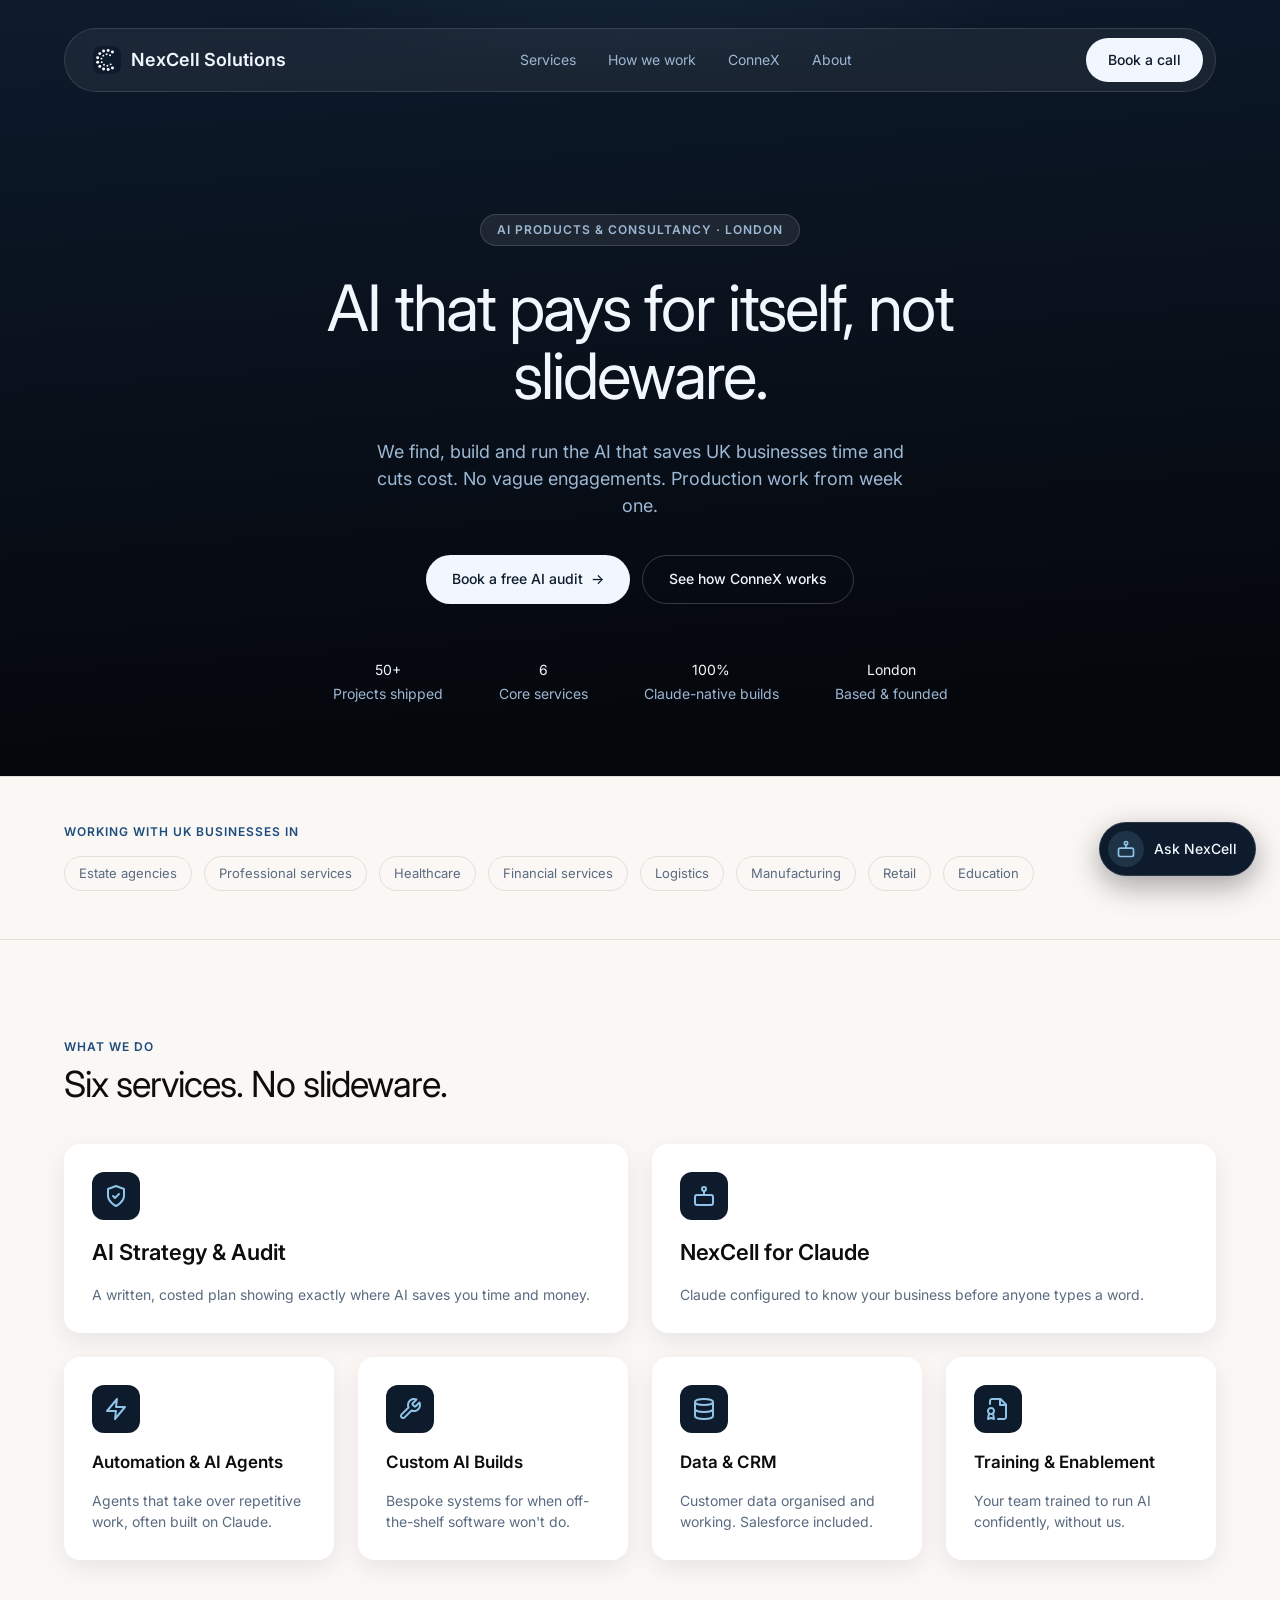
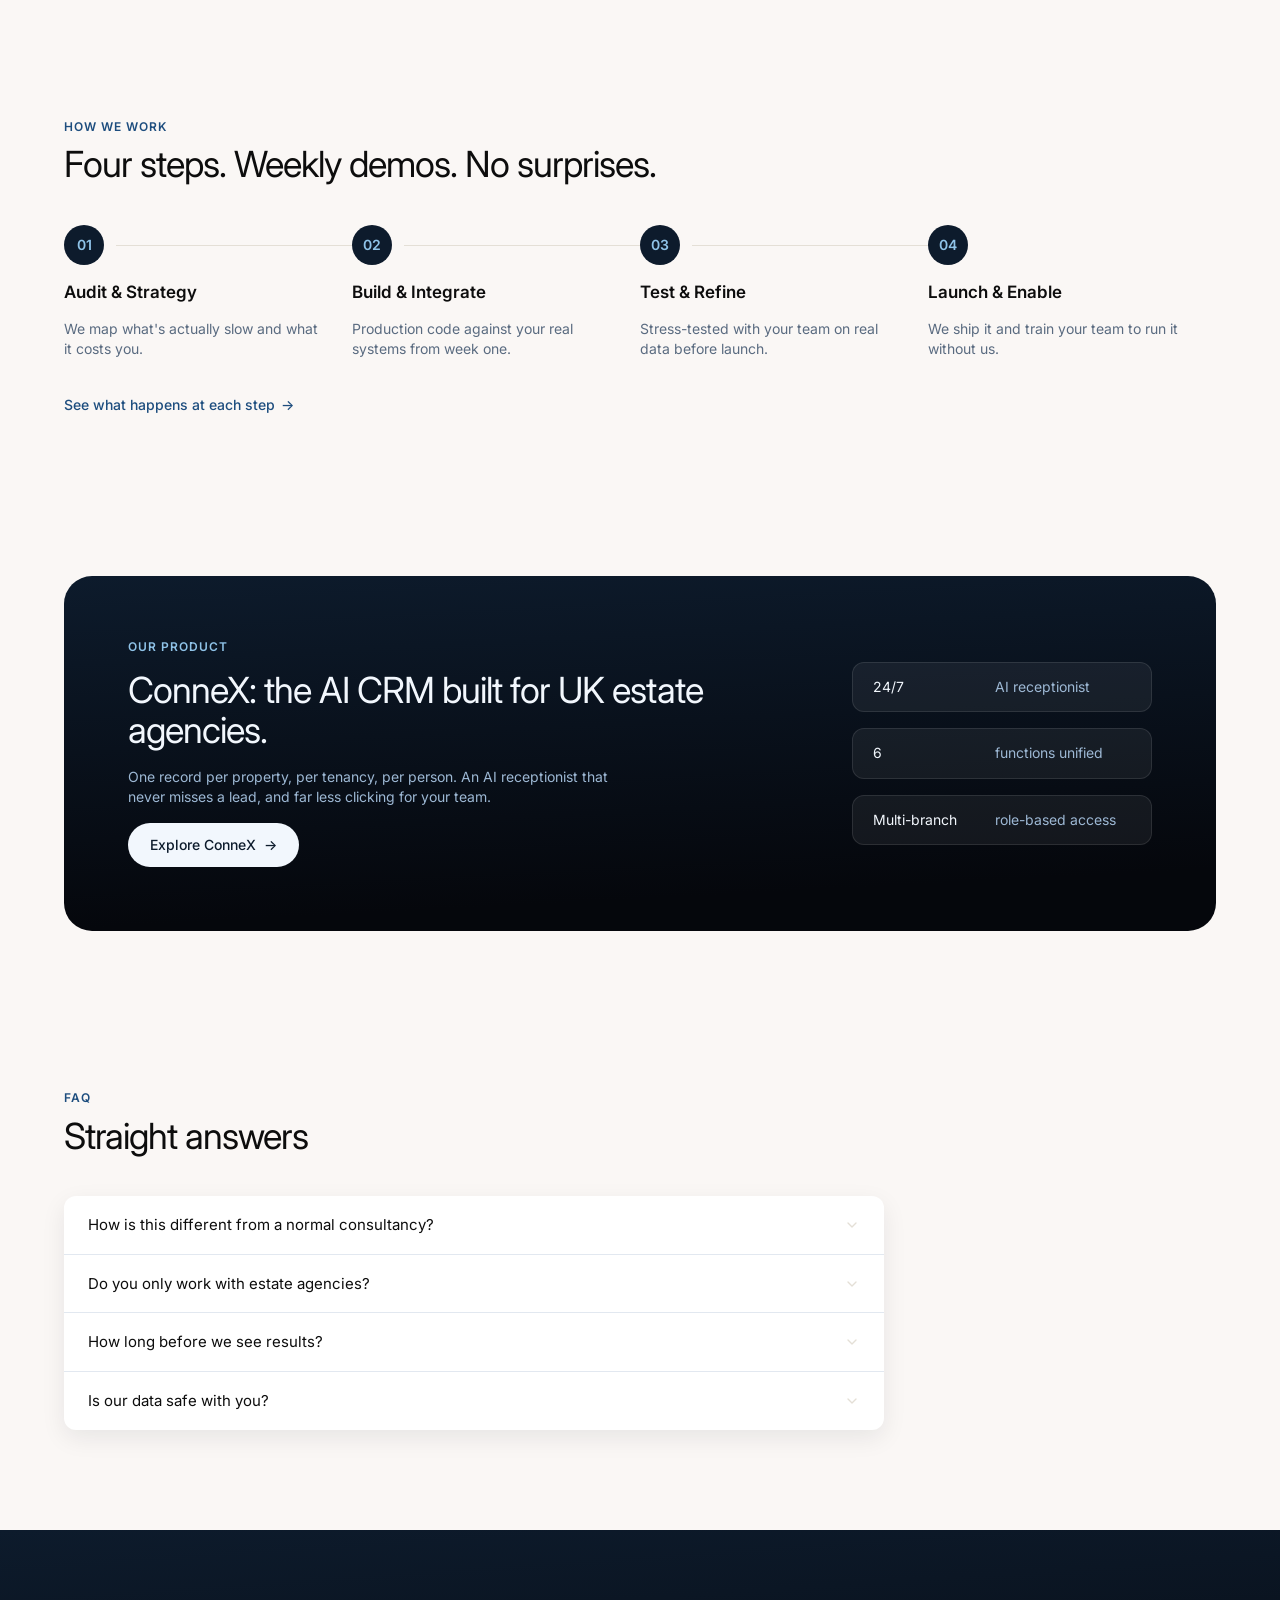
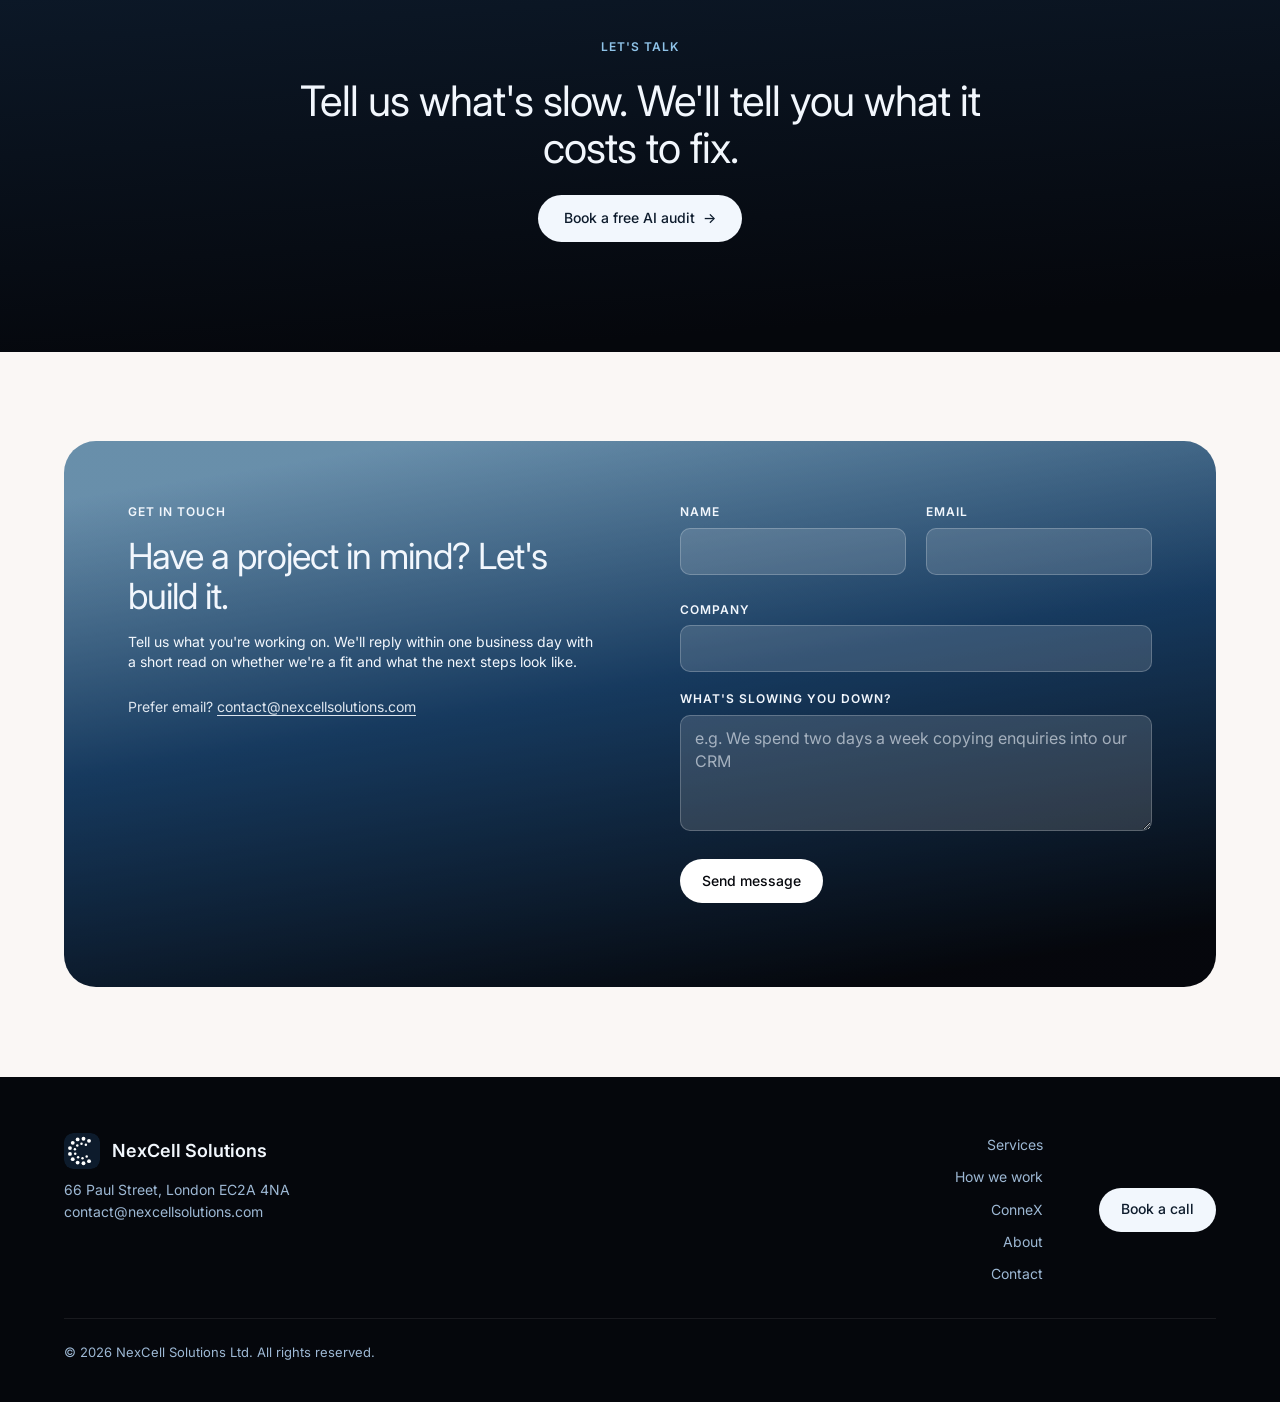
<file: site/index.html>
<!doctype html>
<html lang="en-GB">
<head>
  <meta charset="utf-8">
  <meta name="viewport" content="width=device-width, initial-scale=1, viewport-fit=cover">
  <title>AI Consultancy &amp; Automation for UK Businesses | NexCell</title>
  <meta name="description" content="London AI consultancy. We find where AI saves your business time and money, then build and run it: AI agents, CRM clean-up and Claude set-ups. Book a free AI audit.">
  <link rel="canonical" href="https://nexcellsolutions.com/">
  <meta name="theme-color" content="#05070c">

  <meta property="og:type" content="website">
  <meta property="og:site_name" content="NexCell Solutions">
  <meta property="og:title" content="AI that pays for itself, not slideware | NexCell Solutions">
  <meta property="og:description" content="We find, build and run the AI that saves UK businesses time and cuts cost. Production work from week one.">
  <meta property="og:url" content="https://nexcellsolutions.com/">
  <meta property="og:locale" content="en_GB">
  <meta name="twitter:card" content="summary">

  <link rel="icon" href="assets/icons/logo-mark.svg" type="image/svg+xml">
  <link rel="preconnect" href="https://fonts.googleapis.com">
  <link rel="preconnect" href="https://fonts.gstatic.com" crossorigin>
  <link rel="stylesheet" href="https://fonts.googleapis.com/css2?family=Inter:wght@400;500;600&display=swap">
  <link rel="stylesheet" href="assets/css/styles.css">
  <script>document.documentElement.classList.add("js");</script>

  <script type="application/ld+json">
  {
    "@context": "https://schema.org",
    "@type": "ProfessionalService",
    "name": "NexCell Solutions Ltd",
    "url": "https://nexcellsolutions.com/",
    "logo": "https://nexcellsolutions.com/assets/icons/logo-mark.svg",
    "email": "contact@nexcellsolutions.com",
    "description": "London-based AI products and consultancy company helping UK businesses find, build and run AI that saves time and cuts cost.",
    "address": {
      "@type": "PostalAddress",
      "streetAddress": "66 Paul Street",
      "addressLocality": "London",
      "postalCode": "EC2A 4NA",
      "addressCountry": "GB"
    },
    "areaServed": "GB",
    "knowsAbout": ["AI strategy", "AI agents", "Business automation", "Salesforce CRM", "Claude"]
  }
  </script>
  <script type="application/ld+json">
  {
    "@context": "https://schema.org",
    "@type": "FAQPage",
    "mainEntity": [
      {"@type": "Question", "name": "How is this different from a normal consultancy?", "acceptedAnswer": {"@type": "Answer", "text": "Most consultancies hand you a strategy deck. We give you a written, costed plan, then build it in production code with weekly demos. We'll also tell you when AI isn't the answer."}},
      {"@type": "Question", "name": "Do you only work with estate agencies?", "acceptedAnswer": {"@type": "Answer", "text": "No. We built ConneX for estate agencies, but we work with UK businesses across professional services, healthcare, logistics, retail, manufacturing and education. If your team loses hours to repetitive work, we're worth a conversation."}},
      {"@type": "Question", "name": "How long before we see results?", "acceptedAnswer": {"@type": "Answer", "text": "You see working software in your first weekly demo, because we build against your real systems from week one. The audit tells you in writing how long each build will take before you commit to anything."}},
      {"@type": "Question", "name": "Is our data safe with you?", "acceptedAnswer": {"@type": "Answer", "text": "We build inside the systems you already use wherever possible and handle personal data in line with UK GDPR. We'll walk through exactly where your data goes before any build starts."}}
    ]
  }
  </script>
</head>
<body>
  <a class="skip-link" href="#main">Skip to content</a>

  <header class="site-header">
    <nav class="nav-bar" aria-label="Main">
      <a class="logo" href="index.html" aria-label="NexCell Solutions home">
        <img src="assets/icons/logo-mark.svg" alt="" width="28" height="28">
        <span class="logo-short">NexCell</span><span class="logo-long">NexCell Solutions</span>
      </a>
      <div class="nav-links">
        <a href="services.html">Services</a>
        <a href="how-we-work.html">How we work</a>
        <a href="https://connexecosystem.com" rel="noopener" target="_blank">ConneX</a>
        <a href="about.html">About</a>
      </div>
      <a class="btn btn--light nav-cta" href="#contact">Book a call</a>
      <button class="menu-toggle" type="button" aria-label="Open menu" aria-expanded="false" aria-controls="mobile-menu">
        <span></span><span></span><span></span>
      </button>
    </nav>
  </header>
  <div class="drawer-scrim" aria-hidden="true"></div>
  <div class="drawer" id="mobile-menu" aria-hidden="true">
    <div class="drawer__top">
      <a class="logo" href="index.html"><img src="assets/icons/logo-mark.svg" alt="" width="22" height="22">NexCell</a>
      <button class="drawer__close" type="button" aria-label="Close menu"><span></span><span></span></button>
    </div>
    <nav class="drawer__links" aria-label="Mobile">
      <a href="services.html">Services</a>
      <a href="how-we-work.html">How we work</a>
      <a href="https://connexecosystem.com" rel="noopener" target="_blank">ConneX</a>
      <a href="about.html">About</a>
    </nav>
    <div class="drawer__cta"><a class="btn btn--light" href="#contact">Book a call</a></div>
  </div>

  <main id="main">
    <!-- Hero -->
    <section class="hero hero--home on-dark">
      <div class="container hero__inner">
        <p class="hero__badge" data-reveal>AI products &amp; consultancy · London</p>
        <h1 data-reveal style="--delay: 80ms">AI that pays for itself, not slideware.</h1>
        <p class="lead hero__lead" data-reveal style="--delay: 160ms">We find, build and run the AI that saves UK businesses time and cuts cost. No vague engagements. Production work from week one.</p>
        <div class="hero__ctas" data-reveal style="--delay: 240ms">
          <a class="btn btn--light btn--lg" href="#contact">Book a free AI audit <span class="arrow" aria-hidden="true">→</span></a>
          <a class="btn btn--ghost btn--lg" href="#connex">See how ConneX works</a>
        </div>
        <dl class="stats" data-reveal style="--delay: 320ms">
          <div class="stat"><dt>Projects shipped</dt><dd>50+</dd></div>
          <div class="stat"><dt>Core services</dt><dd>6</dd></div>
          <div class="stat"><dt>Claude-native builds</dt><dd>100%</dd></div>
          <div class="stat"><dt>Based &amp; founded</dt><dd>London</dd></div>
        </dl>
      </div>
    </section>

    <!-- Who we work with -->
    <section class="sectors" aria-labelledby="sectors-title">
      <div class="container">
        <h2 class="eyebrow" id="sectors-title">Working with UK businesses in</h2>
        <ul class="chips" role="list">
          <li class="chip" data-reveal>Estate agencies</li>
          <li class="chip" data-reveal style="--delay: 30ms">Professional services</li>
          <li class="chip" data-reveal style="--delay: 60ms">Healthcare</li>
          <li class="chip" data-reveal style="--delay: 90ms">Financial services</li>
          <li class="chip" data-reveal style="--delay: 120ms">Logistics</li>
          <li class="chip" data-reveal style="--delay: 150ms">Manufacturing</li>
          <li class="chip" data-reveal style="--delay: 180ms">Retail</li>
          <li class="chip" data-reveal style="--delay: 210ms">Education</li>
        </ul>
      </div>
    </section>

    <!-- Services -->
    <section class="section section--light section--tight-bottom" aria-labelledby="services-title">
      <div class="container">
        <div class="section-head">
          <p class="eyebrow">What we do</p>
          <h2 class="h-section" id="services-title">Six services. No slideware.</h2>
        </div>
        <ul class="bento" role="list">
          <li class="card card--wide" data-reveal>
            <span class="icon-chip"><img src="assets/icons/shield-check.svg" alt="" width="24" height="24"></span>
            <h3><a href="services.html#ai-strategy-audit">AI Strategy &amp; Audit</a></h3>
            <p>A written, costed plan showing exactly where AI saves you time and money.</p>
          </li>
          <li class="card card--wide" data-reveal style="--delay: 60ms">
            <span class="icon-chip"><img src="assets/icons/bot.svg" alt="" width="24" height="24"></span>
            <h3><a href="services.html#nexcell-for-claude">NexCell for Claude</a></h3>
            <p>Claude configured to know your business before anyone types a word.</p>
          </li>
          <li class="card" data-reveal style="--delay: 120ms">
            <span class="icon-chip"><img src="assets/icons/zap.svg" alt="" width="24" height="24"></span>
            <h3><a href="services.html#automation-ai-agents">Automation &amp; AI Agents</a></h3>
            <p>Agents that take over repetitive work, often built on Claude.</p>
          </li>
          <li class="card" data-reveal style="--delay: 180ms">
            <span class="icon-chip"><img src="assets/icons/wrench.svg" alt="" width="24" height="24"></span>
            <h3><a href="services.html#custom-ai-builds">Custom AI Builds</a></h3>
            <p>Bespoke systems for when off-the-shelf software won't do.</p>
          </li>
          <li class="card" data-reveal style="--delay: 240ms">
            <span class="icon-chip"><img src="assets/icons/database.svg" alt="" width="24" height="24"></span>
            <h3><a href="services.html#data-crm">Data &amp; CRM</a></h3>
            <p>Customer data organised and working. Salesforce included.</p>
          </li>
          <li class="card" data-reveal style="--delay: 300ms">
            <span class="icon-chip"><img src="assets/icons/file-badge.svg" alt="" width="24" height="24"></span>
            <h3><a href="services.html#training-enablement">Training &amp; Enablement</a></h3>
            <p>Your team trained to run AI confidently, without us.</p>
          </li>
        </ul>
      </div>
    </section>

    <!-- How we work -->
    <section class="section section--light section--tight-bottom" aria-labelledby="process-title">
      <div class="container">
        <div class="section-head">
          <p class="eyebrow">How we work</p>
          <h2 class="h-section" id="process-title">Four steps. Weekly demos. No surprises.</h2>
        </div>
        <ol class="steps" role="list">
          <li class="step" data-reveal>
            <span class="step__num" aria-hidden="true">01</span>
            <h3>Audit &amp; Strategy</h3>
            <p>We map what's actually slow and what it costs you.</p>
          </li>
          <li class="step" data-reveal style="--delay: 80ms">
            <span class="step__num" aria-hidden="true">02</span>
            <h3>Build &amp; Integrate</h3>
            <p>Production code against your real systems from week one.</p>
          </li>
          <li class="step" data-reveal style="--delay: 160ms">
            <span class="step__num" aria-hidden="true">03</span>
            <h3>Test &amp; Refine</h3>
            <p>Stress-tested with your team on real data before launch.</p>
          </li>
          <li class="step" data-reveal style="--delay: 240ms">
            <span class="step__num" aria-hidden="true">04</span>
            <h3>Launch &amp; Enable</h3>
            <p>We ship it and train your team to run it without us.</p>
          </li>
        </ol>
        <a class="section-link" href="how-we-work.html">See what happens at each step <span aria-hidden="true">→</span></a>
      </div>
    </section>

    <!-- ConneX -->
    <section class="section section--light section--tight-bottom" id="connex" aria-labelledby="connex-title">
      <div class="container">
        <div class="connex on-dark" data-reveal>
          <div class="connex__copy">
            <p class="eyebrow">Our product</p>
            <h2 class="h-section" id="connex-title">ConneX: the AI CRM built for UK estate agencies.</h2>
            <p>One record per property, per tenancy, per person. An AI receptionist that never misses a lead, and far less clicking for your team.</p>
            <a class="btn btn--light" href="https://connexecosystem.com" rel="noopener" target="_blank">Explore ConneX <span class="arrow" aria-hidden="true">→</span><span class="sr-only"> (opens in a new tab)</span></a>
          </div>
          <dl class="connex__facts">
            <div class="connex__fact"><dt>AI receptionist</dt><dd>24/7</dd></div>
            <div class="connex__fact"><dt>functions unified</dt><dd>6</dd></div>
            <div class="connex__fact"><dt>role-based access</dt><dd>Multi-branch</dd></div>
          </dl>
        </div>
      </div>
    </section>

    <!-- FAQ -->
    <section class="section section--light" aria-labelledby="faq-title">
      <div class="container">
        <div class="section-head">
          <p class="eyebrow">FAQ</p>
          <h2 class="h-section" id="faq-title">Straight answers</h2>
        </div>
        <div class="faq-list" data-reveal>
          <div class="faq-item">
            <h3><button class="faq-q" type="button" aria-expanded="true" aria-controls="faq-1" id="faq-1-q">How is this different from a normal consultancy?<img src="assets/icons/chevron-down.svg" alt="" width="16" height="16"></button></h3>
            <div class="faq-a" id="faq-1" role="region" aria-labelledby="faq-1-q"><div><p>Most consultancies hand you a strategy deck. We give you a written, costed plan, then build it in production code with weekly demos. We'll also tell you when AI isn't the answer.</p></div></div>
          </div>
          <div class="faq-item">
            <h3><button class="faq-q" type="button" aria-expanded="true" aria-controls="faq-2" id="faq-2-q">Do you only work with estate agencies?<img src="assets/icons/chevron-down.svg" alt="" width="16" height="16"></button></h3>
            <div class="faq-a" id="faq-2" role="region" aria-labelledby="faq-2-q"><div><p>No. We built ConneX for estate agencies, but we work with UK businesses across professional services, healthcare, logistics, retail, manufacturing and education. If your team loses hours to repetitive work, we're worth a conversation.</p></div></div>
          </div>
          <div class="faq-item">
            <h3><button class="faq-q" type="button" aria-expanded="true" aria-controls="faq-3" id="faq-3-q">How long before we see results?<img src="assets/icons/chevron-down.svg" alt="" width="16" height="16"></button></h3>
            <div class="faq-a" id="faq-3" role="region" aria-labelledby="faq-3-q"><div><p>You see working software in your first weekly demo, because we build against your real systems from week one. The audit tells you in writing how long each build will take before you commit to anything.</p></div></div>
          </div>
          <div class="faq-item">
            <h3><button class="faq-q" type="button" aria-expanded="true" aria-controls="faq-4" id="faq-4-q">Is our data safe with you?<img src="assets/icons/chevron-down.svg" alt="" width="16" height="16"></button></h3>
            <div class="faq-a" id="faq-4" role="region" aria-labelledby="faq-4-q"><div><p>We build inside the systems you already use wherever possible and handle personal data in line with UK GDPR. We'll walk through exactly where your data goes before any build starts.</p></div></div>
          </div>
        </div>
      </div>
    </section>

    <!-- Final CTA -->
    <section class="cta-band on-dark" aria-labelledby="cta-title">
      <div class="container cta-band__inner" data-reveal>
        <p class="eyebrow">Let's talk</p>
        <h2 id="cta-title">Tell us what's slow. We'll tell you what it costs to fix.</h2>
        <a class="btn btn--light btn--lg" href="#contact">Book a free AI audit <span class="arrow" aria-hidden="true">→</span></a>
      </div>
    </section>

    <!-- Contact -->
    <section class="contact" id="contact" aria-labelledby="contact-title">
      <div class="container">
        <div class="contact__panel on-dark" data-reveal>
          <div class="contact__intro">
            <p class="eyebrow">Get in touch</p>
            <h2 id="contact-title">Have a project in mind? Let's build it.</h2>
            <p>Tell us what you're working on. We'll reply within one business day with a short read on whether we're a fit and what the next steps look like.</p>
            <p class="contact__alt">Prefer email? <a href="mailto:contact@nexcellsolutions.com">contact@nexcellsolutions.com</a></p>
          </div>
          <form class="form" id="contact-form" novalidate>
            <div class="form__row">
              <div class="field">
                <label for="name">Name</label>
                <input id="name" name="name" type="text" autocomplete="name" required aria-describedby="name-error">
                <p class="field__error" id="name-error" aria-live="polite"></p>
              </div>
              <div class="field">
                <label for="email">Email</label>
                <input id="email" name="email" type="email" autocomplete="email" required aria-describedby="email-error">
                <p class="field__error" id="email-error" aria-live="polite"></p>
              </div>
            </div>
            <div class="field">
              <label for="company">Company <span class="sr-only">(optional)</span></label>
              <input id="company" name="company" type="text" autocomplete="organization">
            </div>
            <div class="field">
              <label for="message">What's slowing you down?</label>
              <textarea id="message" name="message" rows="4" required aria-describedby="message-error" placeholder="e.g. We spend two days a week copying enquiries into our CRM"></textarea>
              <p class="field__error" id="message-error" aria-live="polite"></p>
            </div>
            <button class="btn" type="submit">Send message</button>
            <p class="form__status" role="status"></p>
          </form>
        </div>
      </div>
    </section>
  </main>

  <footer class="site-footer">
    <div class="container footer__inner">
      <div class="footer__brand">
        <a class="logo" href="index.html"><img src="assets/icons/logo-mark.svg" alt="" width="36" height="36">NexCell Solutions</a>
        <address>66 Paul Street, London EC2A 4NA<br><a href="mailto:contact@nexcellsolutions.com">contact@nexcellsolutions.com</a></address>
      </div>
      <div class="footer__right">
        <nav class="footer__nav" aria-label="Footer">
          <a href="services.html">Services</a>
          <a href="how-we-work.html">How we work</a>
          <a href="https://connexecosystem.com" rel="noopener" target="_blank">ConneX</a>
          <a href="about.html">About</a>
          <a href="#contact">Contact</a>
        </nav>
        <a class="btn btn--light" href="#contact">Book a call</a>
      </div>
      <p class="footer__legal">© <span data-year>2026</span> NexCell Solutions Ltd. All rights reserved.</p>
    </div>
  </footer>

  <script src="assets/js/main.js" defer></script>
  <script src="assets/js/agent.js" defer></script>
</body>
</html>
</file>
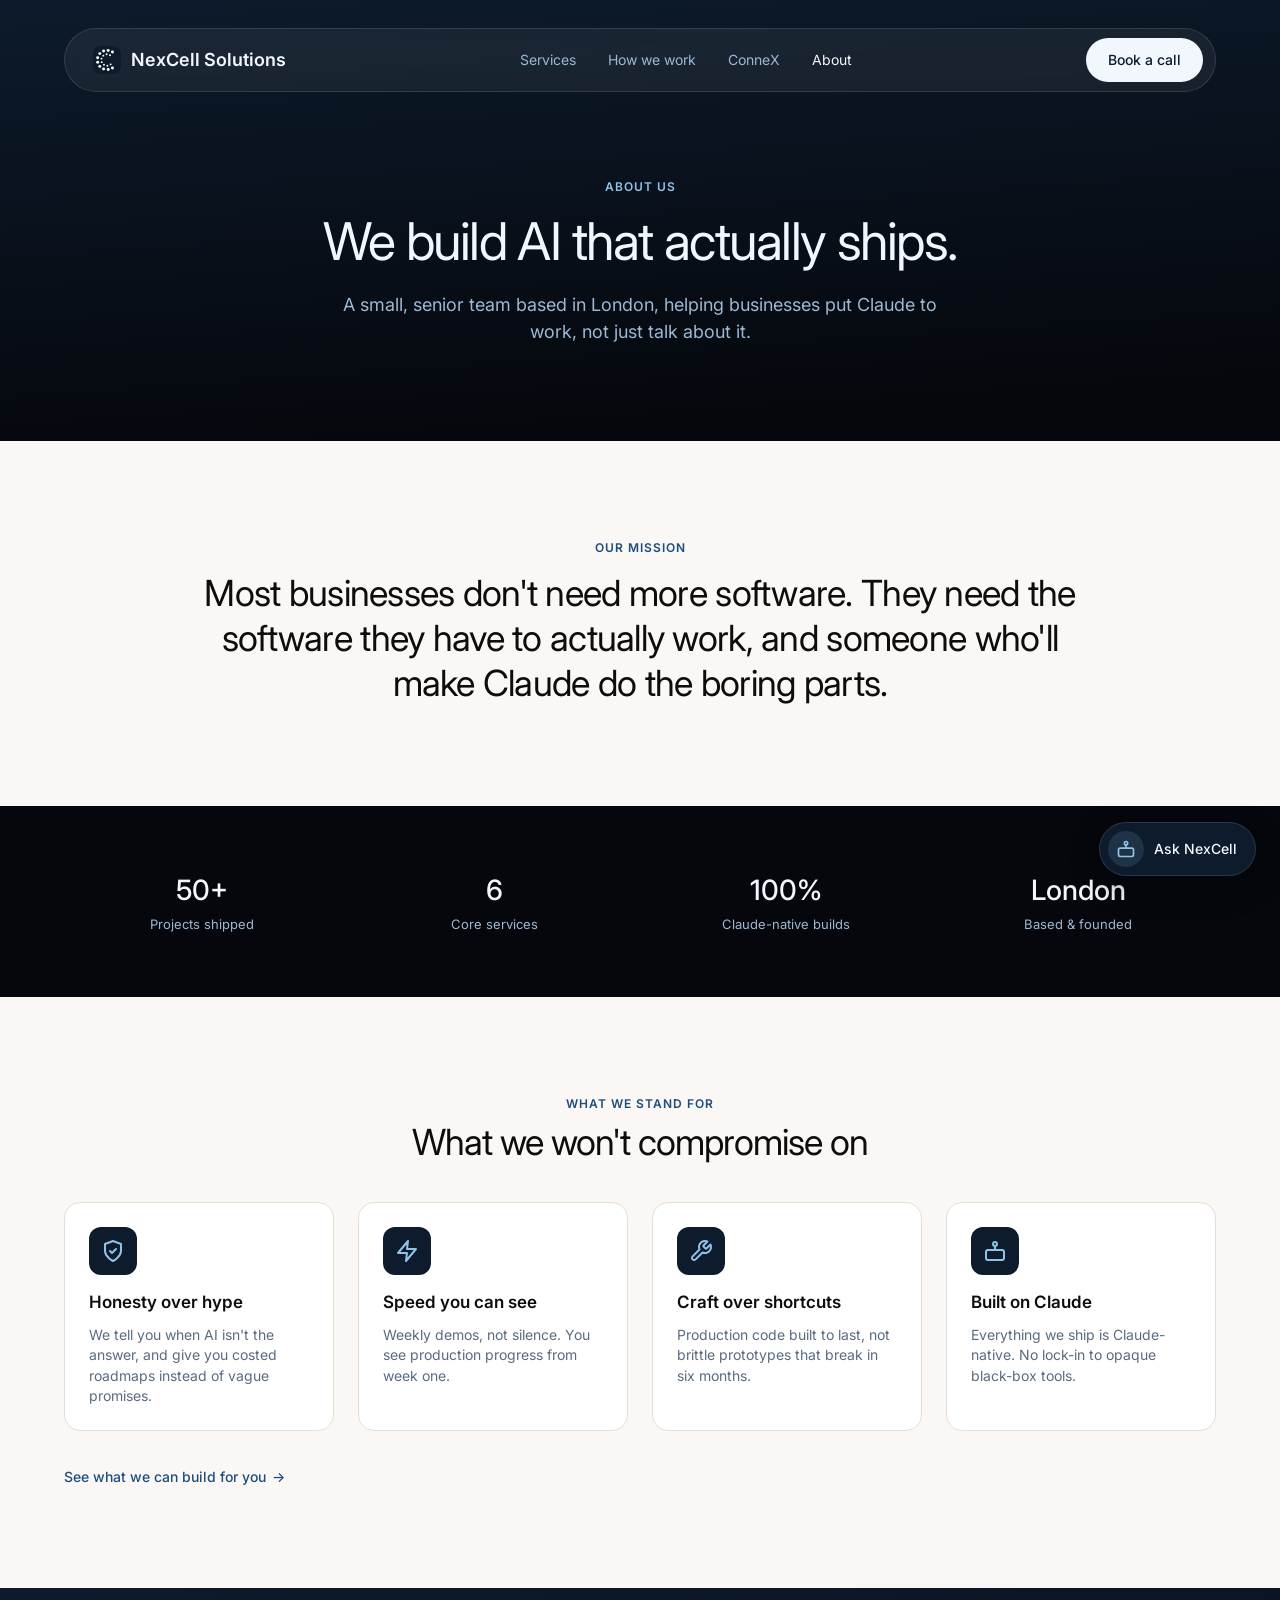
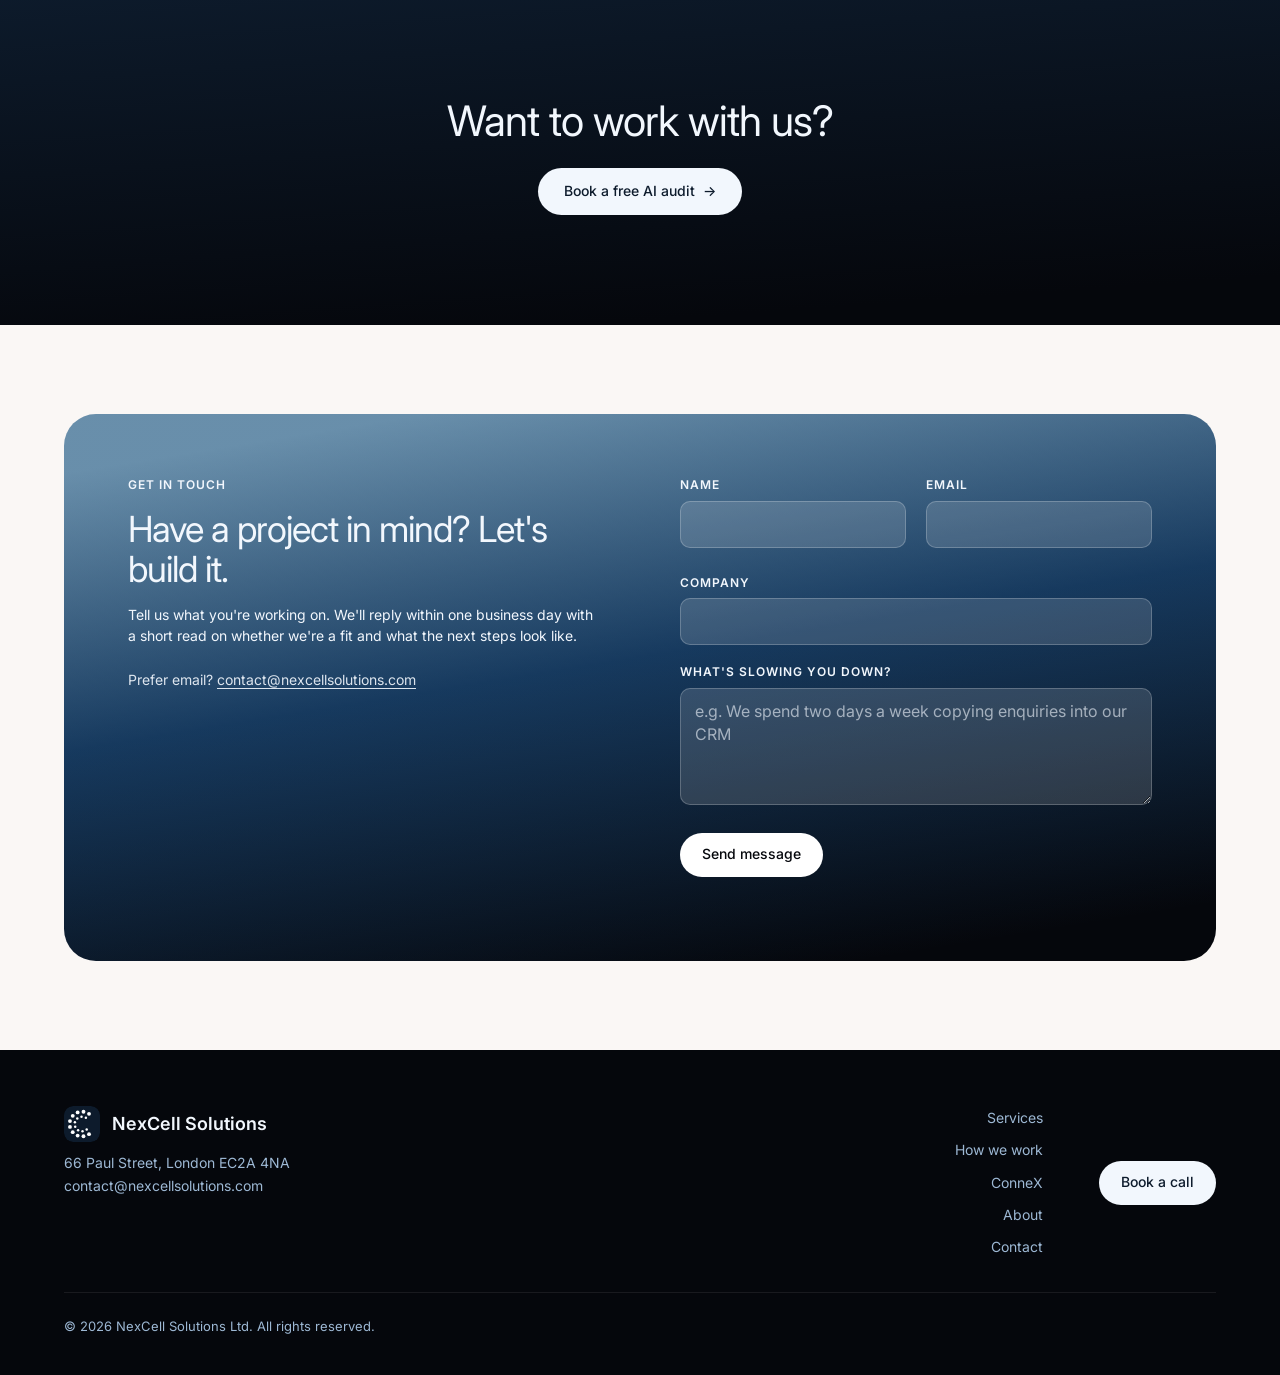
<file: site/about.html>
<!doctype html>
<html lang="en-GB">
<head>
  <meta charset="utf-8">
  <meta name="viewport" content="width=device-width, initial-scale=1, viewport-fit=cover">
  <title>About NexCell: London AI Consultancy Built on Claude</title>
  <meta name="description" content="NexCell is a small, senior AI team in London helping UK businesses put Claude to work. Honest advice, weekly demos and production code built to last.">
  <link rel="canonical" href="https://nexcellsolutions.com/about">
  <meta name="theme-color" content="#05070c">

  <meta property="og:type" content="website">
  <meta property="og:site_name" content="NexCell Solutions">
  <meta property="og:title" content="About NexCell: London AI Consultancy Built on Claude">
  <meta property="og:description" content="NexCell is a small, senior AI team in London helping UK businesses put Claude to work. Honest advice, weekly demos and production code built to last.">
  <meta property="og:url" content="https://nexcellsolutions.com/about">
  <meta property="og:locale" content="en_GB">
  <meta name="twitter:card" content="summary">

  <link rel="icon" href="assets/icons/logo-mark.svg" type="image/svg+xml">
  <link rel="preconnect" href="https://fonts.googleapis.com">
  <link rel="preconnect" href="https://fonts.gstatic.com" crossorigin>
  <link rel="stylesheet" href="https://fonts.googleapis.com/css2?family=Inter:wght@400;500;600&display=swap">
  <link rel="stylesheet" href="assets/css/styles.css">
  <script>document.documentElement.classList.add("js");</script>
</head>
<body>
  <a class="skip-link" href="#main">Skip to content</a>

  <header class="site-header">
    <nav class="nav-bar" aria-label="Main">
      <a class="logo" href="index.html" aria-label="NexCell Solutions home">
        <img src="assets/icons/logo-mark.svg" alt="" width="28" height="28">
        <span class="logo-short">NexCell</span><span class="logo-long">NexCell Solutions</span>
      </a>
      <div class="nav-links">
        <a href="services.html">Services</a>
        <a href="how-we-work.html">How we work</a>
        <a href="https://connexecosystem.com" rel="noopener" target="_blank">ConneX</a>
        <a href="about.html" aria-current="page">About</a>
      </div>
      <a class="btn btn--light nav-cta" href="#contact">Book a call</a>
      <button class="menu-toggle" type="button" aria-label="Open menu" aria-expanded="false" aria-controls="mobile-menu">
        <span></span><span></span><span></span>
      </button>
    </nav>
  </header>
  <div class="drawer-scrim" aria-hidden="true"></div>
  <div class="drawer" id="mobile-menu" aria-hidden="true">
    <div class="drawer__top">
      <a class="logo" href="index.html"><img src="assets/icons/logo-mark.svg" alt="" width="22" height="22">NexCell</a>
      <button class="drawer__close" type="button" aria-label="Close menu"><span></span><span></span></button>
    </div>
    <nav class="drawer__links" aria-label="Mobile">
      <a href="services.html">Services</a>
      <a href="how-we-work.html">How we work</a>
      <a href="https://connexecosystem.com" rel="noopener" target="_blank">ConneX</a>
      <a href="about.html" aria-current="page">About</a>
    </nav>
    <div class="drawer__cta"><a class="btn btn--light" href="#contact">Book a call</a></div>
  </div>

  <main id="main">
    <section class="page-hero on-dark">
      <div class="container page-hero__inner">
        <p class="eyebrow" data-reveal>About us</p>
        <h1 data-reveal style="--delay: 80ms">We build AI that actually ships.</h1>
        <p class="lead" data-reveal style="--delay: 160ms">A small, senior team based in London, helping businesses put Claude to work, not just talk about it.</p>
      </div>
    </section>

    <section class="section section--light mission" aria-labelledby="mission-title">
      <div class="container" data-reveal>
        <h2 class="eyebrow" id="mission-title">Our mission</h2>
        <p>Most businesses don't need more software. They need the software they have to actually work, and someone who'll make Claude do the boring parts.</p>
      </div>
    </section>

    <section class="stats-band on-dark" aria-label="NexCell in numbers">
      <div class="container">
        <dl>
          <div class="stat"><dt>Projects shipped</dt><dd>50+</dd></div>
          <div class="stat"><dt>Core services</dt><dd>6</dd></div>
          <div class="stat"><dt>Claude-native builds</dt><dd>100%</dd></div>
          <div class="stat"><dt>Based &amp; founded</dt><dd>London</dd></div>
        </dl>
      </div>
    </section>

    <section class="section section--light" aria-labelledby="values-title">
      <div class="container">
        <div class="section-head section-head--center">
          <p class="eyebrow">What we stand for</p>
          <h2 class="h-section" id="values-title">What we won't compromise on</h2>
        </div>
        <ul class="values" role="list">
          <li class="value" data-reveal style="--delay: 0ms">
            <span class="icon-chip"><img src="assets/icons/shield-check.svg" alt="" width="24" height="24"></span>
            <h3>Honesty over hype</h3>
            <p>We tell you when AI isn't the answer, and give you costed roadmaps instead of vague promises.</p>
          </li>
          <li class="value" data-reveal style="--delay: 60ms">
            <span class="icon-chip"><img src="assets/icons/zap.svg" alt="" width="24" height="24"></span>
            <h3>Speed you can see</h3>
            <p>Weekly demos, not silence. You see production progress from week one.</p>
          </li>
          <li class="value" data-reveal style="--delay: 120ms">
            <span class="icon-chip"><img src="assets/icons/wrench.svg" alt="" width="24" height="24"></span>
            <h3>Craft over shortcuts</h3>
            <p>Production code built to last, not brittle prototypes that break in six months.</p>
          </li>
          <li class="value" data-reveal style="--delay: 180ms">
            <span class="icon-chip"><img src="assets/icons/bot.svg" alt="" width="24" height="24"></span>
            <h3>Built on Claude</h3>
            <p>Everything we ship is Claude-native. No lock-in to opaque black-box tools.</p>
          </li>
        </ul>
        <a class="section-link" href="services.html">See what we can build for you <span aria-hidden="true">→</span></a>
      </div>
    </section>

    <!-- Final CTA -->
    <section class="cta-band on-dark" aria-labelledby="cta-title">
      <div class="container cta-band__inner" data-reveal>
        <h2 id="cta-title">Want to work with us?</h2>
        <a class="btn btn--light btn--lg" href="#contact">Book a free AI audit <span class="arrow" aria-hidden="true">→</span></a>
      </div>
    </section>

    <!-- Contact -->
    <section class="contact" id="contact" aria-labelledby="contact-title">
      <div class="container">
        <div class="contact__panel on-dark" data-reveal>
          <div class="contact__intro">
            <p class="eyebrow">Get in touch</p>
            <h2 id="contact-title">Have a project in mind? Let's build it.</h2>
            <p>Tell us what you're working on. We'll reply within one business day with a short read on whether we're a fit and what the next steps look like.</p>
            <p class="contact__alt">Prefer email? <a href="mailto:contact@nexcellsolutions.com">contact@nexcellsolutions.com</a></p>
          </div>
          <form class="form" id="contact-form" novalidate>
            <div class="form__row">
              <div class="field">
                <label for="name">Name</label>
                <input id="name" name="name" type="text" autocomplete="name" required aria-describedby="name-error">
                <p class="field__error" id="name-error" aria-live="polite"></p>
              </div>
              <div class="field">
                <label for="email">Email</label>
                <input id="email" name="email" type="email" autocomplete="email" required aria-describedby="email-error">
                <p class="field__error" id="email-error" aria-live="polite"></p>
              </div>
            </div>
            <div class="field">
              <label for="company">Company <span class="sr-only">(optional)</span></label>
              <input id="company" name="company" type="text" autocomplete="organization">
            </div>
            <div class="field">
              <label for="message">What's slowing you down?</label>
              <textarea id="message" name="message" rows="4" required aria-describedby="message-error" placeholder="e.g. We spend two days a week copying enquiries into our CRM"></textarea>
              <p class="field__error" id="message-error" aria-live="polite"></p>
            </div>
            <button class="btn" type="submit">Send message</button>
            <p class="form__status" role="status"></p>
          </form>
        </div>
      </div>
    </section>
  </main>

  <footer class="site-footer">
    <div class="container footer__inner">
      <div class="footer__brand">
        <a class="logo" href="index.html"><img src="assets/icons/logo-mark.svg" alt="" width="36" height="36">NexCell Solutions</a>
        <address>66 Paul Street, London EC2A 4NA<br><a href="mailto:contact@nexcellsolutions.com">contact@nexcellsolutions.com</a></address>
      </div>
      <div class="footer__right">
        <nav class="footer__nav" aria-label="Footer">
          <a href="services.html">Services</a>
          <a href="how-we-work.html">How we work</a>
          <a href="https://connexecosystem.com" rel="noopener" target="_blank">ConneX</a>
          <a href="about.html">About</a>
          <a href="#contact">Contact</a>
        </nav>
        <a class="btn btn--light" href="#contact">Book a call</a>
      </div>
      <p class="footer__legal">© <span data-year>2026</span> NexCell Solutions Ltd. All rights reserved.</p>
    </div>
  </footer>

  <script src="assets/js/main.js" defer></script>
  <script src="assets/js/agent.js" defer></script>
</body>
</html>
</file>
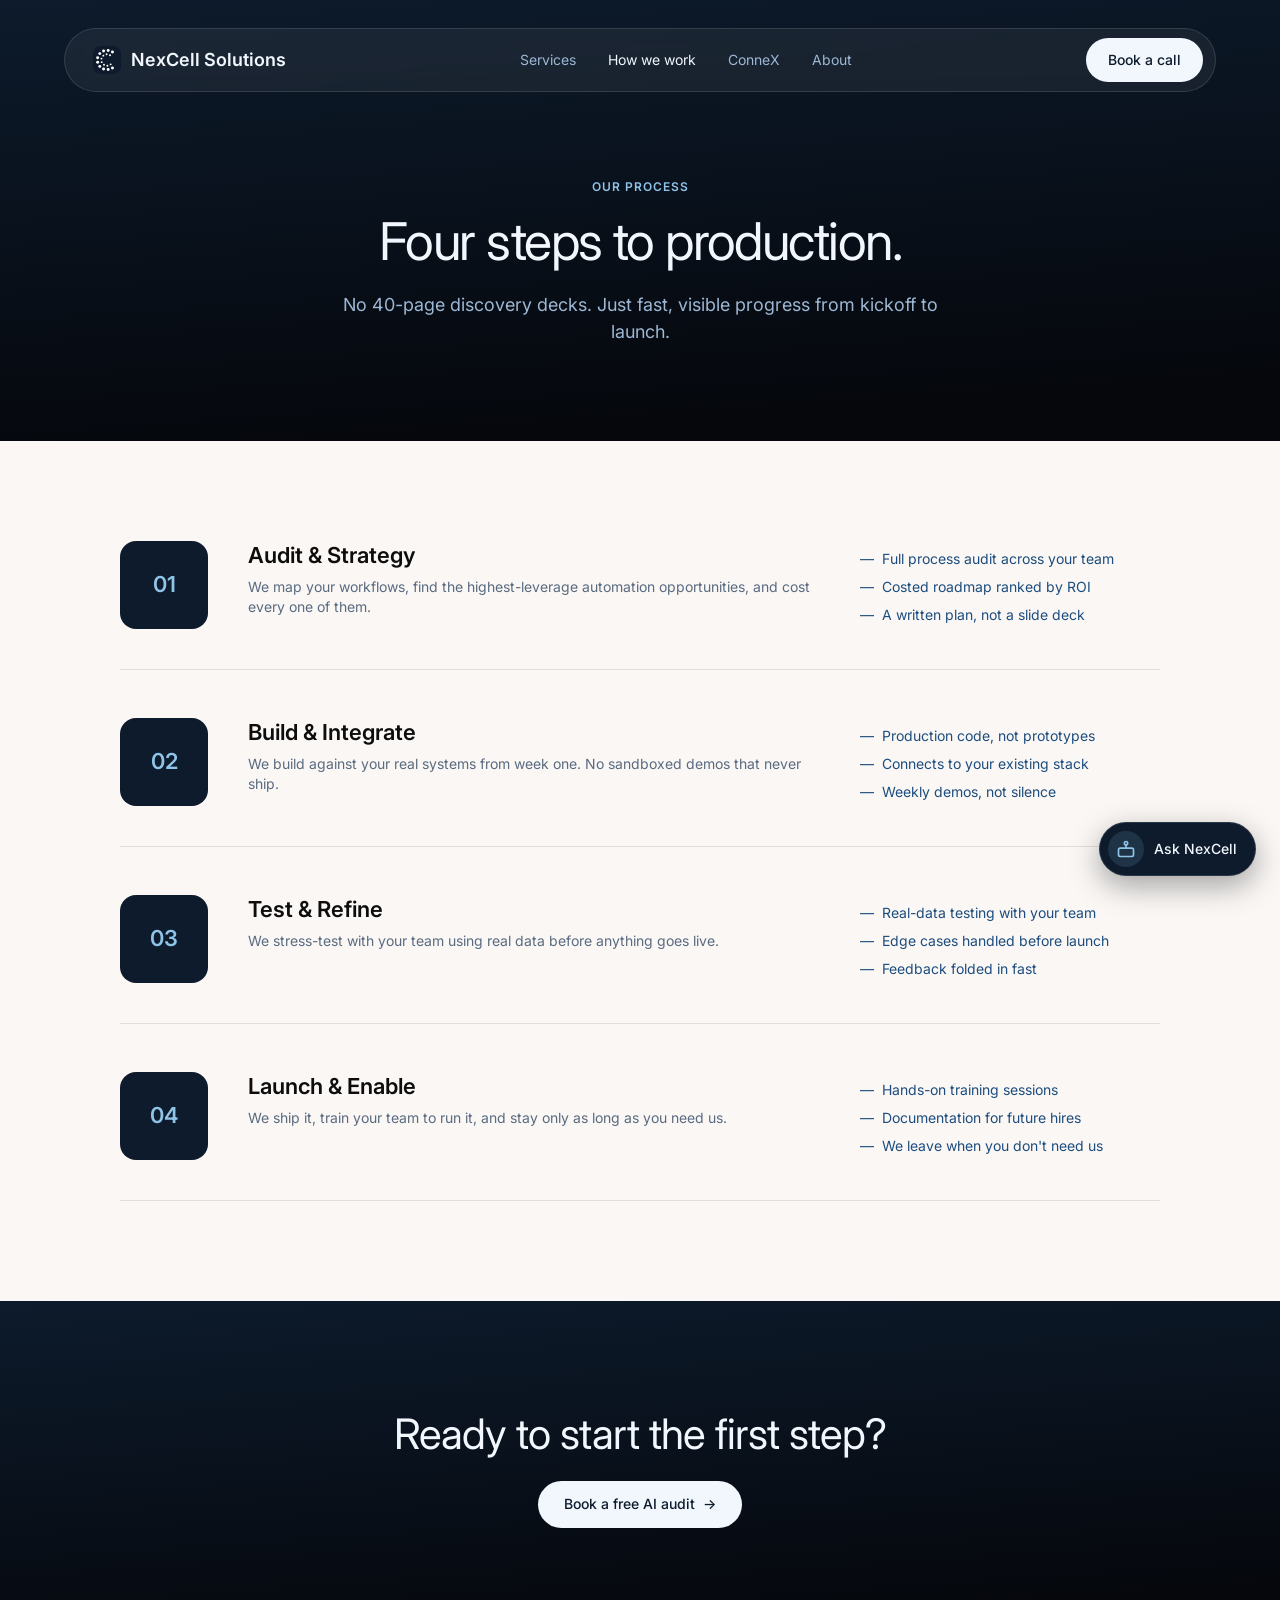
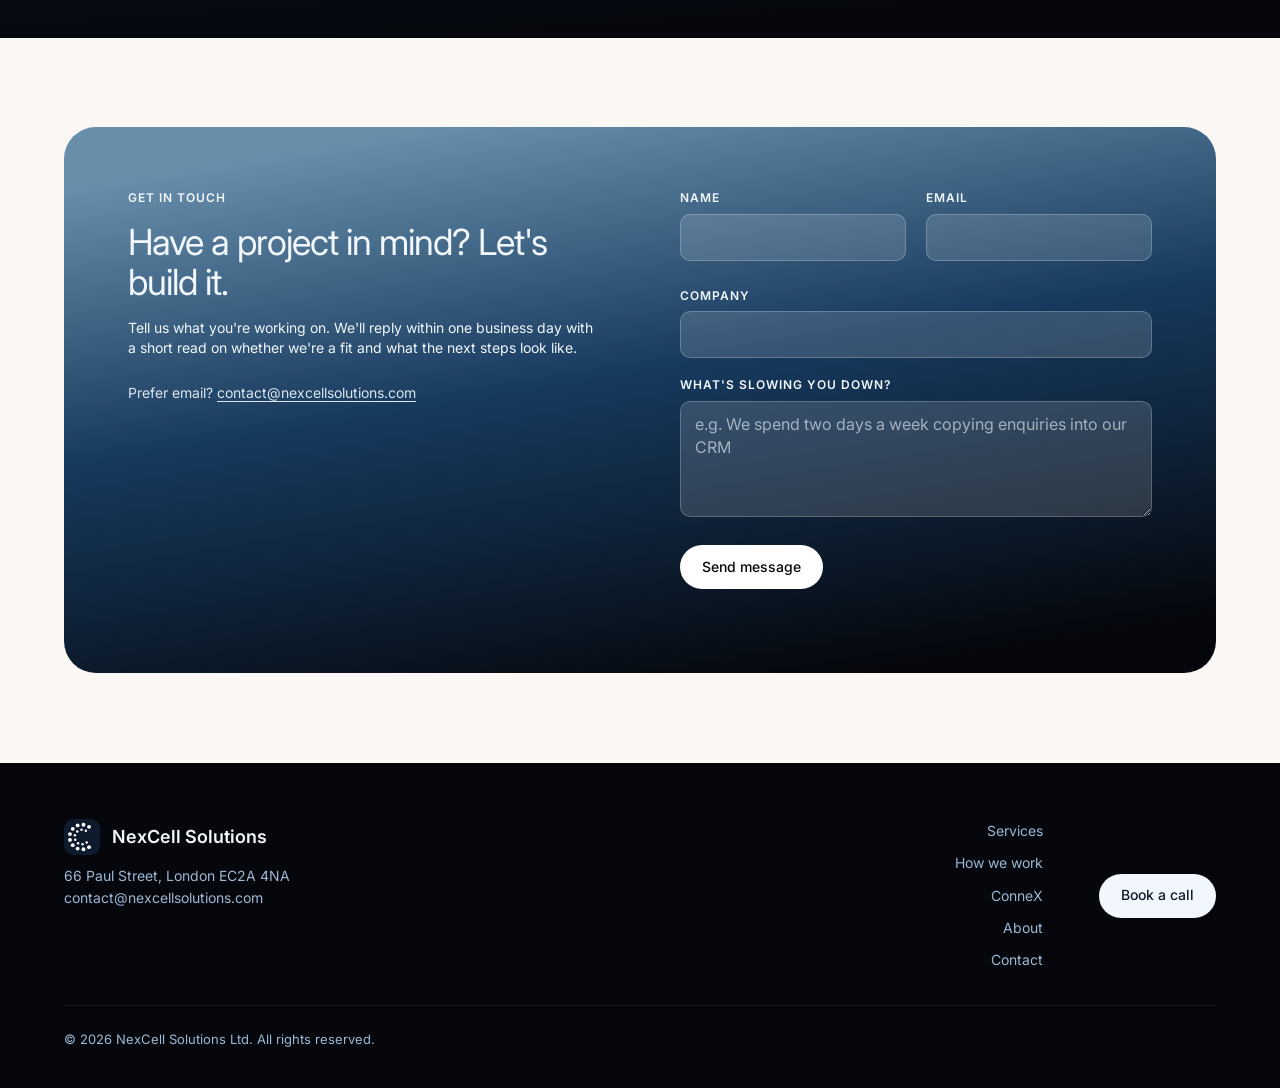
<file: site/how-we-work.html>
<!doctype html>
<html lang="en-GB">
<head>
  <meta charset="utf-8">
  <meta name="viewport" content="width=device-width, initial-scale=1, viewport-fit=cover">
  <title>How We Deliver AI Projects: Audit to Launch | NexCell</title>
  <meta name="description" content="How NexCell delivers AI projects in four steps: a costed audit, production builds with weekly demos, real-data testing, then launch and team training.">
  <link rel="canonical" href="https://nexcellsolutions.com/how-we-work">
  <meta name="theme-color" content="#05070c">

  <meta property="og:type" content="website">
  <meta property="og:site_name" content="NexCell Solutions">
  <meta property="og:title" content="How We Deliver AI Projects: Audit to Launch | NexCell">
  <meta property="og:description" content="How NexCell delivers AI projects in four steps: a costed audit, production builds with weekly demos, real-data testing, then launch and team training.">
  <meta property="og:url" content="https://nexcellsolutions.com/how-we-work">
  <meta property="og:locale" content="en_GB">
  <meta name="twitter:card" content="summary">

  <link rel="icon" href="assets/icons/logo-mark.svg" type="image/svg+xml">
  <link rel="preconnect" href="https://fonts.googleapis.com">
  <link rel="preconnect" href="https://fonts.gstatic.com" crossorigin>
  <link rel="stylesheet" href="https://fonts.googleapis.com/css2?family=Inter:wght@400;500;600&display=swap">
  <link rel="stylesheet" href="assets/css/styles.css">
  <script>document.documentElement.classList.add("js");</script>
</head>
<body>
  <a class="skip-link" href="#main">Skip to content</a>

  <header class="site-header">
    <nav class="nav-bar" aria-label="Main">
      <a class="logo" href="index.html" aria-label="NexCell Solutions home">
        <img src="assets/icons/logo-mark.svg" alt="" width="28" height="28">
        <span class="logo-short">NexCell</span><span class="logo-long">NexCell Solutions</span>
      </a>
      <div class="nav-links">
        <a href="services.html">Services</a>
        <a href="how-we-work.html" aria-current="page">How we work</a>
        <a href="https://connexecosystem.com" rel="noopener" target="_blank">ConneX</a>
        <a href="about.html">About</a>
      </div>
      <a class="btn btn--light nav-cta" href="#contact">Book a call</a>
      <button class="menu-toggle" type="button" aria-label="Open menu" aria-expanded="false" aria-controls="mobile-menu">
        <span></span><span></span><span></span>
      </button>
    </nav>
  </header>
  <div class="drawer-scrim" aria-hidden="true"></div>
  <div class="drawer" id="mobile-menu" aria-hidden="true">
    <div class="drawer__top">
      <a class="logo" href="index.html"><img src="assets/icons/logo-mark.svg" alt="" width="22" height="22">NexCell</a>
      <button class="drawer__close" type="button" aria-label="Close menu"><span></span><span></span></button>
    </div>
    <nav class="drawer__links" aria-label="Mobile">
      <a href="services.html">Services</a>
      <a href="how-we-work.html" aria-current="page">How we work</a>
      <a href="https://connexecosystem.com" rel="noopener" target="_blank">ConneX</a>
      <a href="about.html">About</a>
    </nav>
    <div class="drawer__cta"><a class="btn btn--light" href="#contact">Book a call</a></div>
  </div>

  <main id="main">
    <section class="page-hero on-dark">
      <div class="container page-hero__inner">
        <p class="eyebrow" data-reveal>Our process</p>
        <h1 data-reveal style="--delay: 80ms">Four steps to production.</h1>
        <p class="lead" data-reveal style="--delay: 160ms">No 40-page discovery decks. Just fast, visible progress from kickoff to launch.</p>
      </div>
    </section>

    <section class="section section--light" aria-label="The four steps">
      <div class="container">
        <ol class="process" role="list">
        <li class="process-step" data-reveal>
          <div class="process-step__head">
            <span class="process-step__num" aria-hidden="true">01</span>
            <div class="process-step__text">
              <h2><span class="sr-only">Step 1: </span>Audit &amp; Strategy</h2>
              <p class="process-step__desc">We map your workflows, find the highest-leverage automation opportunities, and cost every one of them.</p>
            </div>
          </div>
          <ul class="bullets">
            <li>Full process audit across your team</li>
            <li>Costed roadmap ranked by ROI</li>
            <li>A written plan, not a slide deck</li>
          </ul>
        </li>
        <li class="process-step" data-reveal>
          <div class="process-step__head">
            <span class="process-step__num" aria-hidden="true">02</span>
            <div class="process-step__text">
              <h2><span class="sr-only">Step 2: </span>Build &amp; Integrate</h2>
              <p class="process-step__desc">We build against your real systems from week one. No sandboxed demos that never ship.</p>
            </div>
          </div>
          <ul class="bullets">
            <li>Production code, not prototypes</li>
            <li>Connects to your existing stack</li>
            <li>Weekly demos, not silence</li>
          </ul>
        </li>
        <li class="process-step" data-reveal>
          <div class="process-step__head">
            <span class="process-step__num" aria-hidden="true">03</span>
            <div class="process-step__text">
              <h2><span class="sr-only">Step 3: </span>Test &amp; Refine</h2>
              <p class="process-step__desc">We stress-test with your team using real data before anything goes live.</p>
            </div>
          </div>
          <ul class="bullets">
            <li>Real-data testing with your team</li>
            <li>Edge cases handled before launch</li>
            <li>Feedback folded in fast</li>
          </ul>
        </li>
        <li class="process-step" data-reveal>
          <div class="process-step__head">
            <span class="process-step__num" aria-hidden="true">04</span>
            <div class="process-step__text">
              <h2><span class="sr-only">Step 4: </span>Launch &amp; Enable</h2>
              <p class="process-step__desc">We ship it, train your team to run it, and stay only as long as you need us.</p>
            </div>
          </div>
          <ul class="bullets">
            <li>Hands-on training sessions</li>
            <li>Documentation for future hires</li>
            <li>We leave when you don't need us</li>
          </ul>
        </li>
        </ol>
      </div>
    </section>

    <!-- Final CTA -->
    <section class="cta-band on-dark" aria-labelledby="cta-title">
      <div class="container cta-band__inner" data-reveal>
        <h2 id="cta-title">Ready to start the first step?</h2>
        <a class="btn btn--light btn--lg" href="#contact">Book a free AI audit <span class="arrow" aria-hidden="true">→</span></a>
      </div>
    </section>

    <!-- Contact -->
    <section class="contact" id="contact" aria-labelledby="contact-title">
      <div class="container">
        <div class="contact__panel on-dark" data-reveal>
          <div class="contact__intro">
            <p class="eyebrow">Get in touch</p>
            <h2 id="contact-title">Have a project in mind? Let's build it.</h2>
            <p>Tell us what you're working on. We'll reply within one business day with a short read on whether we're a fit and what the next steps look like.</p>
            <p class="contact__alt">Prefer email? <a href="mailto:contact@nexcellsolutions.com">contact@nexcellsolutions.com</a></p>
          </div>
          <form class="form" id="contact-form" novalidate>
            <div class="form__row">
              <div class="field">
                <label for="name">Name</label>
                <input id="name" name="name" type="text" autocomplete="name" required aria-describedby="name-error">
                <p class="field__error" id="name-error" aria-live="polite"></p>
              </div>
              <div class="field">
                <label for="email">Email</label>
                <input id="email" name="email" type="email" autocomplete="email" required aria-describedby="email-error">
                <p class="field__error" id="email-error" aria-live="polite"></p>
              </div>
            </div>
            <div class="field">
              <label for="company">Company <span class="sr-only">(optional)</span></label>
              <input id="company" name="company" type="text" autocomplete="organization">
            </div>
            <div class="field">
              <label for="message">What's slowing you down?</label>
              <textarea id="message" name="message" rows="4" required aria-describedby="message-error" placeholder="e.g. We spend two days a week copying enquiries into our CRM"></textarea>
              <p class="field__error" id="message-error" aria-live="polite"></p>
            </div>
            <button class="btn" type="submit">Send message</button>
            <p class="form__status" role="status"></p>
          </form>
        </div>
      </div>
    </section>
  </main>

  <footer class="site-footer">
    <div class="container footer__inner">
      <div class="footer__brand">
        <a class="logo" href="index.html"><img src="assets/icons/logo-mark.svg" alt="" width="36" height="36">NexCell Solutions</a>
        <address>66 Paul Street, London EC2A 4NA<br><a href="mailto:contact@nexcellsolutions.com">contact@nexcellsolutions.com</a></address>
      </div>
      <div class="footer__right">
        <nav class="footer__nav" aria-label="Footer">
          <a href="services.html">Services</a>
          <a href="how-we-work.html">How we work</a>
          <a href="https://connexecosystem.com" rel="noopener" target="_blank">ConneX</a>
          <a href="about.html">About</a>
          <a href="#contact">Contact</a>
        </nav>
        <a class="btn btn--light" href="#contact">Book a call</a>
      </div>
      <p class="footer__legal">© <span data-year>2026</span> NexCell Solutions Ltd. All rights reserved.</p>
    </div>
  </footer>

  <script src="assets/js/main.js" defer></script>
  <script src="assets/js/agent.js" defer></script>
</body>
</html>
</file>
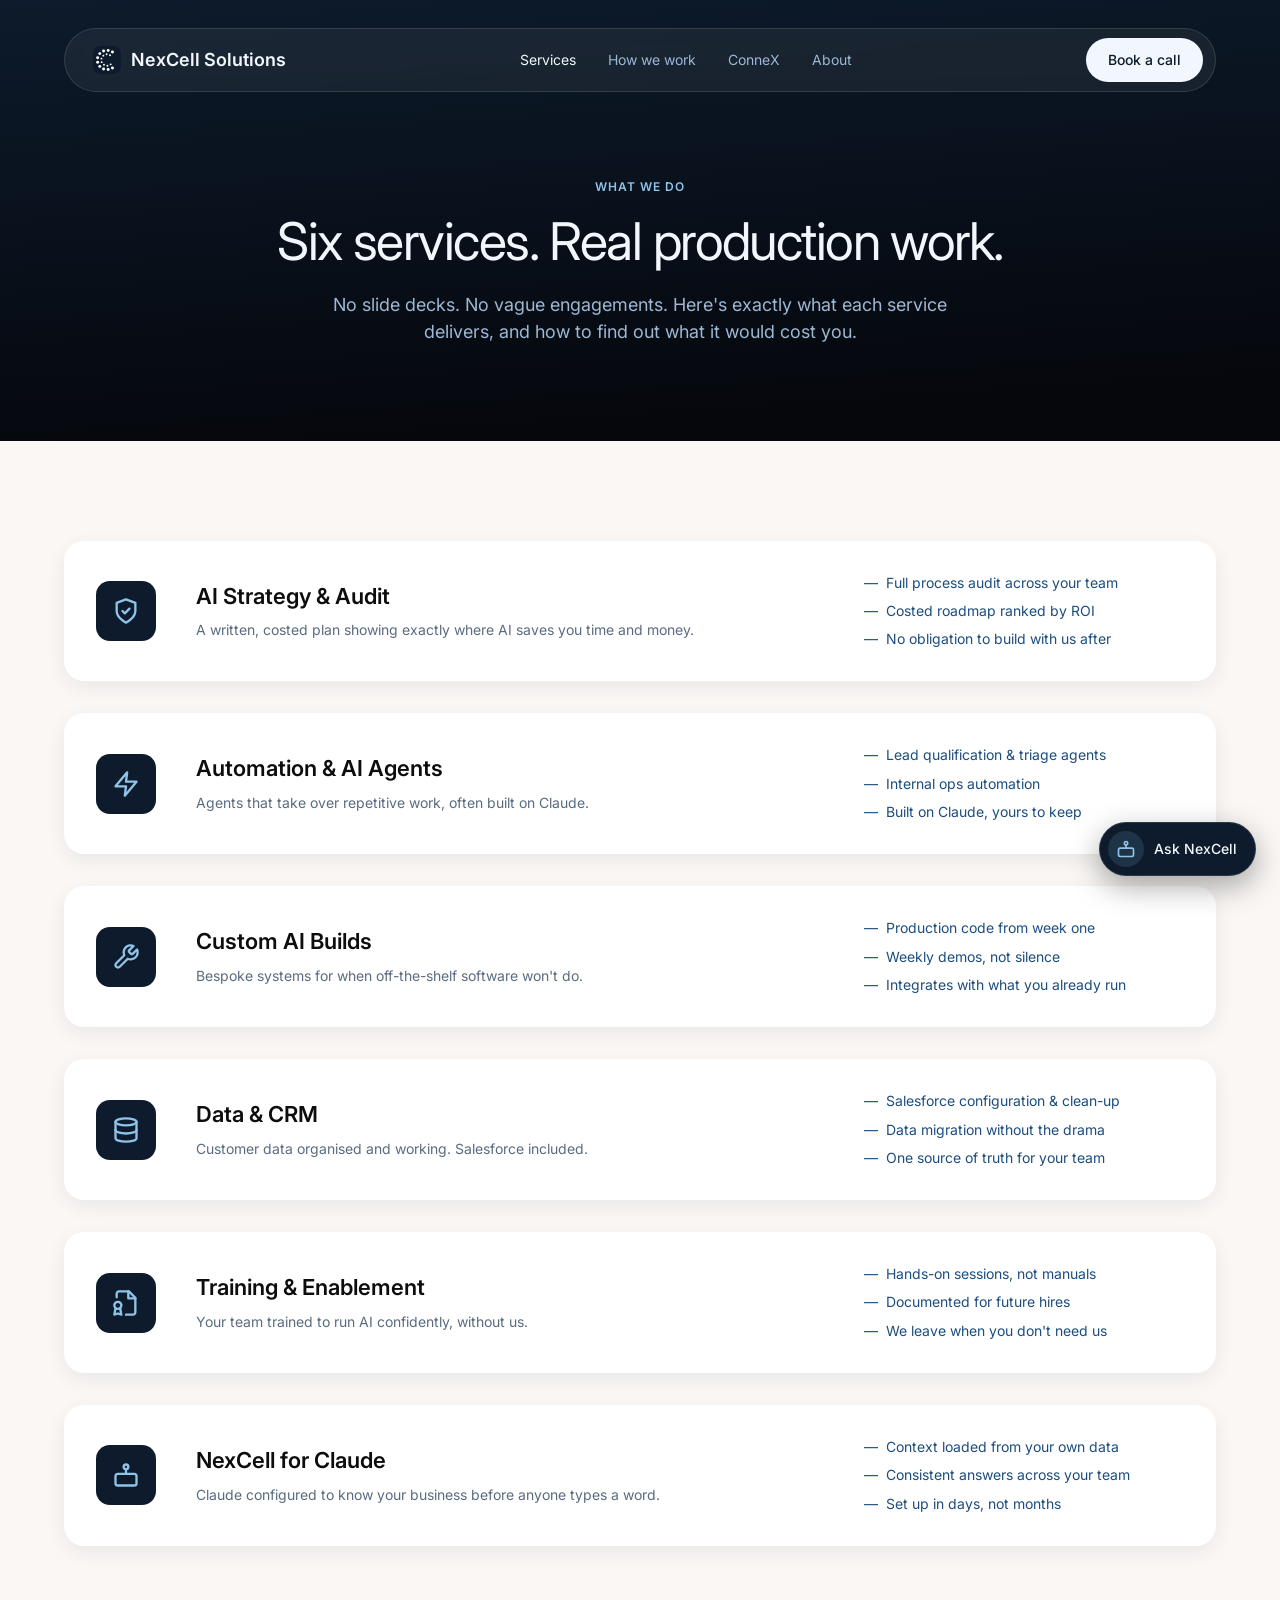
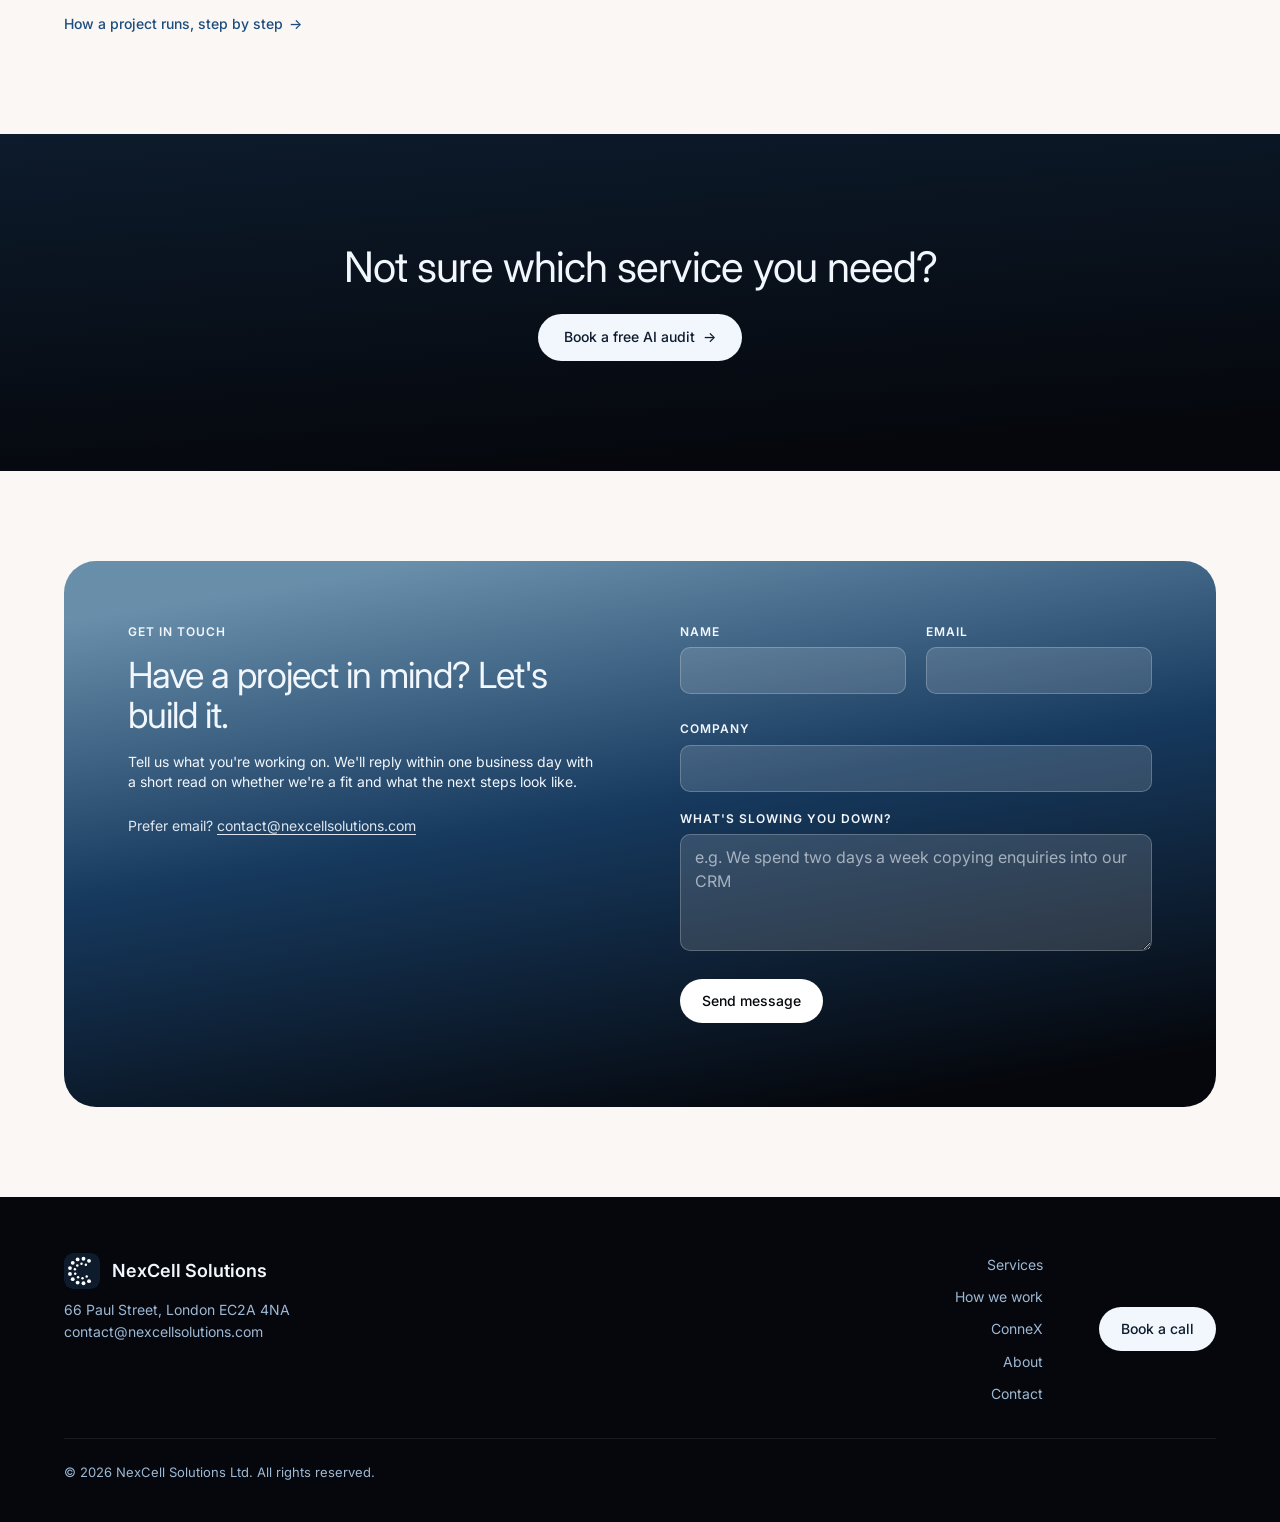
<file: site/services.html>
<!doctype html>
<html lang="en-GB">
<head>
  <meta charset="utf-8">
  <meta name="viewport" content="width=device-width, initial-scale=1, viewport-fit=cover">
  <title>AI Services for UK Businesses: Audits, Agents &amp; CRM | NexCell</title>
  <meta name="description" content="Six AI services for UK businesses: costed AI audits, automation and AI agents, custom AI builds, Salesforce and CRM data work, team training, and Claude set-up.">
  <link rel="canonical" href="https://nexcellsolutions.com/services">
  <meta name="theme-color" content="#05070c">

  <meta property="og:type" content="website">
  <meta property="og:site_name" content="NexCell Solutions">
  <meta property="og:title" content="AI Services for UK Businesses: Audits, Agents &amp; CRM | NexCell">
  <meta property="og:description" content="Six AI services for UK businesses: costed AI audits, automation and AI agents, custom AI builds, Salesforce and CRM data work, team training, and Claude set-up.">
  <meta property="og:url" content="https://nexcellsolutions.com/services">
  <meta property="og:locale" content="en_GB">
  <meta name="twitter:card" content="summary">

  <link rel="icon" href="assets/icons/logo-mark.svg" type="image/svg+xml">
  <link rel="preconnect" href="https://fonts.googleapis.com">
  <link rel="preconnect" href="https://fonts.gstatic.com" crossorigin>
  <link rel="stylesheet" href="https://fonts.googleapis.com/css2?family=Inter:wght@400;500;600&display=swap">
  <link rel="stylesheet" href="assets/css/styles.css">
  <script>document.documentElement.classList.add("js");</script>
</head>
<body>
  <a class="skip-link" href="#main">Skip to content</a>

  <header class="site-header">
    <nav class="nav-bar" aria-label="Main">
      <a class="logo" href="index.html" aria-label="NexCell Solutions home">
        <img src="assets/icons/logo-mark.svg" alt="" width="28" height="28">
        <span class="logo-short">NexCell</span><span class="logo-long">NexCell Solutions</span>
      </a>
      <div class="nav-links">
        <a href="services.html" aria-current="page">Services</a>
        <a href="how-we-work.html">How we work</a>
        <a href="https://connexecosystem.com" rel="noopener" target="_blank">ConneX</a>
        <a href="about.html">About</a>
      </div>
      <a class="btn btn--light nav-cta" href="#contact">Book a call</a>
      <button class="menu-toggle" type="button" aria-label="Open menu" aria-expanded="false" aria-controls="mobile-menu">
        <span></span><span></span><span></span>
      </button>
    </nav>
  </header>
  <div class="drawer-scrim" aria-hidden="true"></div>
  <div class="drawer" id="mobile-menu" aria-hidden="true">
    <div class="drawer__top">
      <a class="logo" href="index.html"><img src="assets/icons/logo-mark.svg" alt="" width="22" height="22">NexCell</a>
      <button class="drawer__close" type="button" aria-label="Close menu"><span></span><span></span></button>
    </div>
    <nav class="drawer__links" aria-label="Mobile">
      <a href="services.html" aria-current="page">Services</a>
      <a href="how-we-work.html">How we work</a>
      <a href="https://connexecosystem.com" rel="noopener" target="_blank">ConneX</a>
      <a href="about.html">About</a>
    </nav>
    <div class="drawer__cta"><a class="btn btn--light" href="#contact">Book a call</a></div>
  </div>

  <main id="main">
    <section class="page-hero on-dark">
      <div class="container page-hero__inner">
        <p class="eyebrow" data-reveal>What we do</p>
        <h1 data-reveal style="--delay: 80ms">Six services. Real production work.</h1>
        <p class="lead" data-reveal style="--delay: 160ms">No slide decks. No vague engagements. Here's exactly what each service delivers, and how to find out what it would cost you.</p>
      </div>
    </section>

    <section class="section section--light" aria-label="Services in detail">
      <div class="container service-list">
        <article class="service-row" id="ai-strategy-audit" data-reveal aria-labelledby="ai-strategy-audit-title">
          <div class="service-row__head">
            <span class="icon-chip icon-chip--lg"><img src="assets/icons/shield-check.svg" alt="" width="28" height="28"></span>
            <div class="service-row__text">
              <h2 id="ai-strategy-audit-title">AI Strategy &amp; Audit</h2>
              <p class="service-row__desc">A written, costed plan showing exactly where AI saves you time and money.</p>
            </div>
          </div>
          <ul class="bullets">
            <li>Full process audit across your team</li>
            <li>Costed roadmap ranked by ROI</li>
            <li>No obligation to build with us after</li>
          </ul>
        </article>
        <article class="service-row" id="automation-ai-agents" data-reveal aria-labelledby="automation-ai-agents-title">
          <div class="service-row__head">
            <span class="icon-chip icon-chip--lg"><img src="assets/icons/zap.svg" alt="" width="28" height="28"></span>
            <div class="service-row__text">
              <h2 id="automation-ai-agents-title">Automation &amp; AI Agents</h2>
              <p class="service-row__desc">Agents that take over repetitive work, often built on Claude.</p>
            </div>
          </div>
          <ul class="bullets">
            <li>Lead qualification &amp; triage agents</li>
            <li>Internal ops automation</li>
            <li>Built on Claude, yours to keep</li>
          </ul>
        </article>
        <article class="service-row" id="custom-ai-builds" data-reveal aria-labelledby="custom-ai-builds-title">
          <div class="service-row__head">
            <span class="icon-chip icon-chip--lg"><img src="assets/icons/wrench.svg" alt="" width="28" height="28"></span>
            <div class="service-row__text">
              <h2 id="custom-ai-builds-title">Custom AI Builds</h2>
              <p class="service-row__desc">Bespoke systems for when off-the-shelf software won't do.</p>
            </div>
          </div>
          <ul class="bullets">
            <li>Production code from week one</li>
            <li>Weekly demos, not silence</li>
            <li>Integrates with what you already run</li>
          </ul>
        </article>
        <article class="service-row" id="data-crm" data-reveal aria-labelledby="data-crm-title">
          <div class="service-row__head">
            <span class="icon-chip icon-chip--lg"><img src="assets/icons/database.svg" alt="" width="28" height="28"></span>
            <div class="service-row__text">
              <h2 id="data-crm-title">Data &amp; CRM</h2>
              <p class="service-row__desc">Customer data organised and working. Salesforce included.</p>
            </div>
          </div>
          <ul class="bullets">
            <li>Salesforce configuration &amp; clean-up</li>
            <li>Data migration without the drama</li>
            <li>One source of truth for your team</li>
          </ul>
        </article>
        <article class="service-row" id="training-enablement" data-reveal aria-labelledby="training-enablement-title">
          <div class="service-row__head">
            <span class="icon-chip icon-chip--lg"><img src="assets/icons/file-badge.svg" alt="" width="28" height="28"></span>
            <div class="service-row__text">
              <h2 id="training-enablement-title">Training &amp; Enablement</h2>
              <p class="service-row__desc">Your team trained to run AI confidently, without us.</p>
            </div>
          </div>
          <ul class="bullets">
            <li>Hands-on sessions, not manuals</li>
            <li>Documented for future hires</li>
            <li>We leave when you don't need us</li>
          </ul>
        </article>
        <article class="service-row" id="nexcell-for-claude" data-reveal aria-labelledby="nexcell-for-claude-title">
          <div class="service-row__head">
            <span class="icon-chip icon-chip--lg"><img src="assets/icons/bot.svg" alt="" width="28" height="28"></span>
            <div class="service-row__text">
              <h2 id="nexcell-for-claude-title">NexCell for Claude</h2>
              <p class="service-row__desc">Claude configured to know your business before anyone types a word.</p>
            </div>
          </div>
          <ul class="bullets">
            <li>Context loaded from your own data</li>
            <li>Consistent answers across your team</li>
            <li>Set up in days, not months</li>
          </ul>
        </article>
        <a class="section-link" href="how-we-work.html">How a project runs, step by step <span aria-hidden="true">→</span></a>
      </div>
    </section>

    <!-- Final CTA -->
    <section class="cta-band on-dark" aria-labelledby="cta-title">
      <div class="container cta-band__inner" data-reveal>
        <h2 id="cta-title">Not sure which service you need?</h2>
        <a class="btn btn--light btn--lg" href="#contact">Book a free AI audit <span class="arrow" aria-hidden="true">→</span></a>
      </div>
    </section>

    <!-- Contact -->
    <section class="contact" id="contact" aria-labelledby="contact-title">
      <div class="container">
        <div class="contact__panel on-dark" data-reveal>
          <div class="contact__intro">
            <p class="eyebrow">Get in touch</p>
            <h2 id="contact-title">Have a project in mind? Let's build it.</h2>
            <p>Tell us what you're working on. We'll reply within one business day with a short read on whether we're a fit and what the next steps look like.</p>
            <p class="contact__alt">Prefer email? <a href="mailto:contact@nexcellsolutions.com">contact@nexcellsolutions.com</a></p>
          </div>
          <form class="form" id="contact-form" novalidate>
            <div class="form__row">
              <div class="field">
                <label for="name">Name</label>
                <input id="name" name="name" type="text" autocomplete="name" required aria-describedby="name-error">
                <p class="field__error" id="name-error" aria-live="polite"></p>
              </div>
              <div class="field">
                <label for="email">Email</label>
                <input id="email" name="email" type="email" autocomplete="email" required aria-describedby="email-error">
                <p class="field__error" id="email-error" aria-live="polite"></p>
              </div>
            </div>
            <div class="field">
              <label for="company">Company <span class="sr-only">(optional)</span></label>
              <input id="company" name="company" type="text" autocomplete="organization">
            </div>
            <div class="field">
              <label for="message">What's slowing you down?</label>
              <textarea id="message" name="message" rows="4" required aria-describedby="message-error" placeholder="e.g. We spend two days a week copying enquiries into our CRM"></textarea>
              <p class="field__error" id="message-error" aria-live="polite"></p>
            </div>
            <button class="btn" type="submit">Send message</button>
            <p class="form__status" role="status"></p>
          </form>
        </div>
      </div>
    </section>
  </main>

  <footer class="site-footer">
    <div class="container footer__inner">
      <div class="footer__brand">
        <a class="logo" href="index.html"><img src="assets/icons/logo-mark.svg" alt="" width="36" height="36">NexCell Solutions</a>
        <address>66 Paul Street, London EC2A 4NA<br><a href="mailto:contact@nexcellsolutions.com">contact@nexcellsolutions.com</a></address>
      </div>
      <div class="footer__right">
        <nav class="footer__nav" aria-label="Footer">
          <a href="services.html">Services</a>
          <a href="how-we-work.html">How we work</a>
          <a href="https://connexecosystem.com" rel="noopener" target="_blank">ConneX</a>
          <a href="about.html">About</a>
          <a href="#contact">Contact</a>
        </nav>
        <a class="btn btn--light" href="#contact">Book a call</a>
      </div>
      <p class="footer__legal">© <span data-year>2026</span> NexCell Solutions Ltd. All rights reserved.</p>
    </div>
  </footer>

  <script src="assets/js/main.js" defer></script>
  <script src="assets/js/agent.js" defer></script>
</body>
</html>
</file>
<file: site/assets/css/styles.css>
/* ==========================================================================
   NexCell Solutions — tokens from Figma (Nexcell-Solution, page "Prototype")
   ========================================================================== */
:root {
  --white: #ffffff;
  --ice: #f2f7fd;
  --paper: #faf7f5;
  --line: #e4dfd6;
  --ink: #0d0d0d;
  --slate: #5a6b80;
  --sky: #8fc3e8;
  --sky-muted: #9db8d4;
  --blue-mid: #1d4d7e;
  --navy: #0d1b2c;
  --navy-deep: #05070c;
  --overlay-fill: rgba(255, 255, 255, 0.14);
  --overlay-stroke: rgba(255, 255, 255, 0.22);

  --grad-dark: linear-gradient(176deg, var(--navy) 0%, var(--navy-deep) 88.5%);

  --font: "Inter", system-ui, -apple-system, "Segoe UI", Roboto, sans-serif;

  /* Type scale: mobile → desktop (Figma desktop values are the max) */
  --fs-hero: clamp(2.25rem, 1.2rem + 4.2vw, 4rem);        /* 36 → 64 */
  --fs-page-hero: clamp(2.125rem, 1.3rem + 3vw, 3.25rem);  /* 34 → 52 */
  --fs-section: clamp(1.75rem, 1.4rem + 1.2vw, 2.25rem);   /* 28 → 36 */
  --fs-cta: clamp(1.75rem, 1.2rem + 2vw, 2.625rem);        /* 28 → 42 */
  --fs-card-lg: clamp(1.1875rem, 1rem + 0.5vw, 1.375rem);  /* 19 → 22 */
  --fs-card: 1.0625rem;                                    /* 17 */
  --fs-body-lg: clamp(1rem, 0.9rem + 0.4vw, 1.125rem);     /* 16 → 18 */
  --fs-body: 0.875rem;                                     /* 14 */
  --fs-eyebrow: 0.75rem;                                   /* 12 */

  --gutter: 20px;
  --section-y: 64px;
  --container: 1312px;
  --radius-card: 16px;
  --shadow-card: 0 8px 24px rgba(13, 28, 43, 0.08);
  --ease-out: cubic-bezier(0.22, 1, 0.36, 1);
}

@media (min-width: 768px) {
  :root { --gutter: 40px; --section-y: 88px; }
}
@media (min-width: 1100px) {
  :root { --gutter: 64px; --section-y: 100px; }
}

/* ---------- Reset / base ---------- */
*, *::before, *::after { box-sizing: border-box; }
html { -webkit-text-size-adjust: 100%; scroll-behavior: smooth; scroll-padding-top: 88px; }
body {
  margin: 0;
  font-family: var(--font);
  font-size: var(--fs-body);
  line-height: 1.45;
  color: var(--ink);
  background: var(--paper);
  -webkit-font-smoothing: antialiased;
  text-rendering: optimizeLegibility;
  overflow-x: hidden;
}
img, svg { display: block; max-width: 100%; }
h1, h2, h3, p, ul, ol, dl, dd { margin: 0; }
ul[role="list"], ol[role="list"] { list-style: none; padding: 0; }
a { color: inherit; text-decoration: none; }
button, input, textarea { font: inherit; color: inherit; }
button { cursor: pointer; background: none; border: 0; padding: 0; }

:focus-visible { outline: 2px solid var(--sky); outline-offset: 3px; border-radius: 6px; }
.on-light :focus-visible, .section--light :focus-visible { outline-color: var(--blue-mid); }

.sr-only {
  position: absolute; width: 1px; height: 1px; padding: 0; margin: -1px;
  overflow: hidden; clip: rect(0 0 0 0); white-space: nowrap; border: 0;
}
.skip-link {
  position: absolute; left: 16px; top: -60px; z-index: 200;
  background: var(--ice); color: var(--navy); padding: 10px 16px; border-radius: 999px;
}
.skip-link:focus { top: 12px; }

.container { width: 100%; max-width: calc(var(--container) + var(--gutter) * 2); margin-inline: auto; padding-inline: var(--gutter); }

/* ---------- Type ---------- */
.eyebrow {
  font-size: var(--fs-eyebrow); font-weight: 600; line-height: 1.2; letter-spacing: 1px;
  text-transform: uppercase; color: var(--blue-mid);
}
.on-dark .eyebrow { color: var(--sky); }
.h-section { font-size: var(--fs-section); font-weight: 400; line-height: 1.12; letter-spacing: -1px; }
.lead { font-size: var(--fs-body-lg); line-height: 1.5; }
.section-head { display: flex; flex-direction: column; gap: 10px; margin-bottom: 40px; }
.section-head--center { align-items: center; text-align: center; }

/* ---------- Buttons ---------- */
.btn {
  display: inline-flex; align-items: center; justify-content: center; gap: 8px;
  min-height: 44px; padding: 12px 22px; border-radius: 999px;
  font-size: 14px; font-weight: 500; line-height: 1.2; white-space: nowrap;
  transition: background-color .2s ease, color .2s ease, border-color .2s ease, transform .2s var(--ease-out);
}
.btn:hover { transform: translateY(-1px); }
.btn:active { transform: translateY(0); }
.btn--light { background: var(--ice); color: var(--navy); }
.btn--light:hover { background: var(--white); }
.btn--ghost { border: 1px solid rgba(255, 255, 255, 0.2); color: var(--ice); }
.btn--ghost:hover { border-color: rgba(255, 255, 255, 0.45); background: rgba(255, 255, 255, 0.06); }
.btn--dark { background: var(--navy); color: var(--ice); }
.btn--dark:hover { background: var(--blue-mid); }
.btn--lg { padding: 15px 26px; }
.btn .arrow { transition: transform .2s var(--ease-out); }
.btn:hover .arrow { transform: translateX(3px); }

/* ---------- Icon chip ---------- */
.icon-chip {
  display: inline-grid; place-items: center; flex: none;
  width: 48px; height: 48px; border-radius: 12px; background: var(--navy);
}
.icon-chip img { width: 24px; height: 24px; }
.icon-chip--lg { width: 60px; height: 60px; border-radius: 14px; }
.icon-chip--lg img { width: 28px; height: 28px; }

/* ==========================================================================
   Header / nav
   ========================================================================== */
.site-header { position: absolute; inset: 0 0 auto; z-index: 50; }
.nav-bar {
  display: flex; align-items: center; justify-content: space-between;
  height: 56px; padding-inline: var(--gutter); background: var(--navy-deep);
}
.logo { display: inline-flex; align-items: center; gap: 8px; color: var(--ice); font-size: 18px; font-weight: 600; line-height: 1.2; }
.logo img { width: 22px; height: 22px; border-radius: 5px; }
.logo .logo-long { display: none; }
.nav-links, .nav-cta { display: none; }

.menu-toggle { position: relative; width: 44px; height: 44px; margin-right: -10px; }
.menu-toggle span {
  position: absolute; left: 13px; width: 18px; height: 2px; border-radius: 1px; background: var(--ice);
  transition: transform .25s var(--ease-out), opacity .2s ease, top .25s var(--ease-out);
}
.menu-toggle span:nth-child(1) { top: 15px; }
.menu-toggle span:nth-child(2) { top: 21px; }
.menu-toggle span:nth-child(3) { top: 27px; }
.menu-open .menu-toggle span:nth-child(1) { top: 21px; transform: rotate(45deg); }
.menu-open .menu-toggle span:nth-child(2) { opacity: 0; }
.menu-open .menu-toggle span:nth-child(3) { top: 21px; transform: rotate(-45deg); }

/* Mobile drawer (Figma: Mobile/Nav Menu, 300px, top-right, dim scrim) */
.drawer-scrim {
  position: fixed; inset: 0; z-index: 60; background: rgba(5, 7, 12, 0.6);
  opacity: 0; visibility: hidden; transition: opacity .25s ease, visibility .25s;
}
.drawer {
  position: fixed; top: 0; right: 0; bottom: 0; z-index: 70;
  width: min(300px, 86vw); display: flex; flex-direction: column;
  background: var(--navy-deep); color: var(--ice);
  transform: translateX(100%); visibility: hidden;
  transition: transform .3s var(--ease-out), visibility .3s;
}
.menu-open .drawer { transform: none; visibility: visible; }
.menu-open .drawer-scrim { opacity: 1; visibility: visible; }
.drawer__top { display: flex; align-items: center; justify-content: space-between; height: 56px; padding-inline: 20px 10px; border-bottom: 1px solid var(--overlay-stroke); }
.drawer__top .logo img { width: 22px; height: 22px; }
.drawer__close { position: relative; width: 44px; height: 44px; }
.drawer__close span { position: absolute; left: 13px; top: 21px; width: 18px; height: 2px; border-radius: 1px; background: var(--ice); }
.drawer__close span:first-child { transform: rotate(45deg); }
.drawer__close span:last-child { transform: rotate(-45deg); }
.drawer__links { display: flex; flex-direction: column; gap: 4px; padding: 16px 20px; }
.drawer__links a { display: block; padding: 14px 0; font-size: 17px; font-weight: 600; line-height: 1.3; }
.drawer__links a[aria-current="page"] { color: var(--sky); }
.drawer__cta { margin-top: auto; padding: 20px 20px 32px; }
.drawer__cta .btn { width: 100%; }
body.menu-open { overflow: hidden; }

@media (min-width: 900px) {
  .site-header { padding: 28px var(--gutter) 0; }
  .nav-bar {
    max-width: var(--container); margin-inline: auto; height: 64px;
    padding: 12px 12px 12px 28px; border-radius: 999px;
    background: rgba(255, 255, 255, 0.06); border: 1px solid rgba(255, 255, 255, 0.12);
    backdrop-filter: blur(8px); -webkit-backdrop-filter: blur(8px);
  }
  .logo { gap: 10px; }
  .logo img { width: 28px; height: 28px; border-radius: 7px; }
  .logo .logo-short { display: none; }
  .logo .logo-long { display: inline; }
  .nav-links { display: flex; gap: 32px; }
  .nav-links a { font-size: 14px; line-height: 1.2; color: var(--sky-muted); padding: 8px 0; transition: color .2s ease; }
  .nav-links a:hover, .nav-links a[aria-current="page"] { color: var(--ice); }
  .nav-cta { display: inline-flex; }
  .menu-toggle, .drawer, .drawer-scrim { display: none; }
}

/* ==========================================================================
   Hero
   ========================================================================== */
.hero { position: relative; background: var(--grad-dark); color: var(--ice); padding: 112px 0 56px; overflow: hidden; }
.hero::before {
  content: ""; position: absolute; inset: -20% -10% auto; height: 70%;
  background: radial-gradient(50% 60% at 50% 0%, rgba(143, 195, 232, 0.14), transparent 70%);
  pointer-events: none;
}
.hero__inner { position: relative; display: flex; flex-direction: column; align-items: flex-start; gap: 20px; }
.hero__badge {
  display: inline-flex; padding: 8px 14px; border-radius: 999px;
  background: rgba(255, 255, 255, 0.08); border: 1px solid rgba(255, 255, 255, 0.14);
  font-size: 11px; font-weight: 600; line-height: 1.2; letter-spacing: 1px; color: var(--sky-muted); text-transform: uppercase;
}
.hero h1 { font-size: var(--fs-hero); font-weight: 400; line-height: 1.06; letter-spacing: -0.03em; max-width: 820px; }
.hero__lead { color: var(--sky-muted); max-width: 560px; }
.hero__ctas { display: flex; flex-wrap: wrap; gap: 12px; margin-top: 8px; }
.stats {
  display: grid; grid-template-columns: repeat(2, 1fr); gap: 24px 16px; width: 100%;
  margin-top: 36px; padding-top: 28px; border-top: 1px solid rgba(255, 255, 255, 0.1);
}
.stat dt { order: 2; font-size: 12px; color: var(--sky-muted); }
.stat { display: flex; flex-direction: column; gap: 4px; }
.stat dd { font-size: 22px; font-weight: 500; line-height: 1.1; color: var(--ice); letter-spacing: -0.02em; }

@media (min-width: 768px) {
  .hero { padding: 168px 0 72px; }
  .hero__inner { align-items: center; text-align: center; gap: 28px; }
  .hero__badge { font-size: 12px; padding: 8px 16px; }
  .hero__ctas { justify-content: center; }
  .stats { display: flex; justify-content: center; gap: 56px; width: auto; border-top: 0; padding-top: 0; margin-top: 28px; }
  .stat { align-items: center; }
  .stat dd { font-size: 14px; font-weight: 400; line-height: 1.45; letter-spacing: 0; }
  .stat dt { font-size: 14px; }
}
@media (min-width: 1100px) {
  .hero--home { min-height: 760px; padding-top: 214px; }
}

/* Inner-page hero (Services / How we work / About) */
.page-hero { background: var(--grad-dark); color: var(--ice); padding: 104px 0 56px; }
.page-hero__inner { display: flex; flex-direction: column; gap: 16px; }
.page-hero h1 { font-size: var(--fs-page-hero); font-weight: 400; line-height: 1.08; letter-spacing: -0.03em; max-width: 760px; }
.page-hero p { color: var(--sky-muted); max-width: 640px; }
@media (min-width: 768px) {
  .page-hero { padding: 180px 0 96px; }
  .page-hero__inner { align-items: center; text-align: center; gap: 20px; }
}

/* ==========================================================================
   Sections
   ========================================================================== */
.section { padding-block: var(--section-y); }
.section--tight-bottom { padding-bottom: calc(var(--section-y) * 0.6); }

/* Sector strip */
.sectors { border-block: 1px solid var(--line); padding-block: 36px; }
.sectors .eyebrow { margin-bottom: 16px; }
.chips { display: flex; flex-wrap: wrap; gap: 8px; }
.chip { padding: 7px 14px; border: 1px solid var(--line); border-radius: 999px; font-size: 13px; color: var(--slate); background: var(--paper); }
@media (min-width: 768px) { .sectors { padding-block: 48px; } .chips { gap: 12px; } }

/* Service bento (home) */
.bento { display: grid; grid-template-columns: 1fr; gap: 16px; }
.card {
  position: relative; display: flex; flex-direction: column; gap: 14px;
  padding: 24px; border-radius: var(--radius-card); background: var(--white); box-shadow: var(--shadow-card);
  transition: transform .25s var(--ease-out), box-shadow .25s ease;
}
.card h3 { font-size: var(--fs-card); font-weight: 600; line-height: 1.3; }
.card p { color: var(--slate); }
.card__more { margin-top: auto; font-size: 13px; font-weight: 500; color: var(--blue-mid); }
.card a::after { content: ""; position: absolute; inset: 0; border-radius: inherit; }
.card:hover { transform: translateY(-3px); box-shadow: 0 14px 32px rgba(13, 28, 43, 0.12); }
.card:focus-within { outline: 2px solid var(--blue-mid); outline-offset: 3px; }
.card a:focus-visible { outline: none; }
@media (min-width: 640px) {
  .bento { grid-template-columns: repeat(2, 1fr); gap: 20px; }
}
@media (min-width: 1100px) {
  .bento { grid-template-columns: repeat(4, 1fr); gap: 24px; }
  .card { padding: 28px; gap: 18px; }
  .card--wide { grid-column: span 2; }
  .card--wide h3 { font-size: var(--fs-card-lg); }
}

/* Process steps (home, compact) */
.steps { display: grid; gap: 28px; counter-reset: step; }
.step { display: grid; grid-template-columns: 40px 1fr; column-gap: 16px; row-gap: 4px; }
.step__num {
  grid-row: span 2; display: grid; place-items: center; width: 40px; height: 40px; border-radius: 999px;
  background: var(--navy); color: var(--sky); font-size: 14px; font-weight: 600;
}
.step h3 { font-size: var(--fs-card); font-weight: 600; line-height: 1.3; padding-top: 9px; }
.step p { color: var(--slate); max-width: 280px; }
@media (min-width: 768px) {
  .steps { grid-template-columns: repeat(2, 1fr); gap: 36px 32px; }
}
@media (min-width: 1100px) {
  .steps { grid-template-columns: repeat(4, 1fr); gap: 0; }
  .step { grid-template-columns: 1fr; row-gap: 16px; padding-right: 32px; }
  .step__num { grid-row: auto; position: relative; }
  .step:not(:last-child) .step__num::after {
    content: ""; position: absolute; left: 52px; top: 50%; width: 240px; height: 1px; background: var(--line);
  }
  .step h3 { padding-top: 0; }
}
.section-link { display: inline-flex; margin-top: 36px; font-weight: 500; color: var(--blue-mid); gap: 6px; }
.section-link:hover { text-decoration: underline; text-underline-offset: 3px; }

/* ConneX panel */
.connex {
  display: grid; gap: 32px; padding: 32px 24px; border-radius: 24px;
  background: linear-gradient(177deg, var(--navy) 0%, var(--navy-deep) 85%); color: var(--ice);
}
.connex__copy { display: flex; flex-direction: column; gap: 16px; align-items: flex-start; }
.connex__copy p { color: var(--sky-muted); max-width: 520px; }
.connex__facts { display: flex; flex-direction: column; gap: 12px; }
.connex__fact {
  display: flex; gap: 12px; padding: 14px 20px; border-radius: 12px;
  background: rgba(255, 255, 255, 0.06); border: 1px solid rgba(255, 255, 255, 0.1);
}
.connex__fact dt { order: 2; color: var(--sky-muted); }
.connex__fact dd { order: 1; width: 110px; flex: none; color: var(--ice); }
@media (min-width: 900px) {
  .connex { grid-template-columns: 1fr auto; align-items: center; padding: 64px; border-radius: 28px; }
  .connex__facts { gap: 16px; min-width: 300px; }
}

/* FAQ accordion */
.faq-list { max-width: 820px; background: var(--white); border-radius: 12px; box-shadow: var(--shadow-card); overflow: hidden; }
.faq-item { border-bottom: 1px solid #e2e8f0; }
.faq-item:last-child { border-bottom: 0; }
.faq-item h3 { font-size: inherit; font-weight: inherit; }
.faq-q {
  display: flex; align-items: center; gap: 18px; width: 100%; min-height: 56px; padding: 16px 20px;
  text-align: left; font-size: 15px; line-height: 1.45; color: var(--ink);
}
.faq-q:hover { background: #fcfbfa; }
.faq-q img { width: 16px; height: 16px; margin-left: auto; flex: none; transition: transform .25s var(--ease-out); }
.faq-item.is-open .faq-q img { transform: rotate(180deg); }
/* Answers are open without JS; JS collapses them */
.faq-a { display: grid; grid-template-rows: 1fr; transition: grid-template-rows .3s var(--ease-out), visibility .3s; }
.faq-a > div { overflow: hidden; }
.faq-a p { padding: 0 20px 18px; color: var(--slate); max-width: 680px; }
.js .faq-item:not(.is-open) .faq-a { grid-template-rows: 0fr; visibility: hidden; }
@media (min-width: 768px) { .faq-q { padding: 18px 24px; } .faq-a p { padding: 0 24px 20px; } }

/* Final CTA band */
.cta-band { background: var(--grad-dark); color: var(--ice); text-align: center; padding-block: clamp(72px, 9vw, 110px); }
.cta-band__inner { display: flex; flex-direction: column; align-items: center; gap: 24px; }
.cta-band h2 { font-size: var(--fs-cta); font-weight: 400; line-height: 1.1; letter-spacing: -1px; max-width: 700px; }

/* Contact panel */
.contact { padding-block: clamp(40px, 7vw, 96px); }
.contact__panel {
  display: grid; gap: 32px; padding: 32px 20px; border-radius: 24px; color: var(--ice);
  background:
    linear-gradient(rgba(5, 7, 12, 0.28), rgba(5, 7, 12, 0.28)),
    linear-gradient(170.7deg, var(--sky) 8%, var(--blue-mid) 46%, var(--navy-deep) 92%);
}
.contact__intro { display: flex; flex-direction: column; gap: 16px; }
.contact__intro .eyebrow { color: var(--ice); }
.contact__intro h2 { font-size: var(--fs-section); font-weight: 400; line-height: 1.12; letter-spacing: -1px; }
.contact__alt { margin-top: 8px; color: var(--ice); opacity: .9; }
.contact__alt a { text-decoration: underline; text-underline-offset: 3px; }
.form { display: grid; gap: 20px; }
.form__row { display: grid; gap: 20px; }
.field { display: flex; flex-direction: column; gap: 8px; }
.field label { font-size: 12px; font-weight: 600; line-height: 1.2; letter-spacing: 1px; text-transform: uppercase; }
.field input, .field textarea {
  width: 100%; min-height: 44px; padding: 11px 14px; border-radius: 10px;
  background: var(--overlay-fill); border: 1px solid var(--overlay-stroke); color: var(--ice);
  font-size: 16px; /* 16px stops iOS zoom-on-focus */
  transition: border-color .2s ease, background-color .2s ease;
}
.field textarea { min-height: 96px; resize: vertical; }
.field input::placeholder, .field textarea::placeholder { color: rgba(242, 247, 253, 0.6); }
.field input:focus, .field textarea:focus { outline: none; border-color: var(--sky); background: rgba(255, 255, 255, 0.18); }
.field input[aria-invalid="true"], .field textarea[aria-invalid="true"] { border-color: #ffb4a8; }
.field__error { font-size: 12px; color: #ffd2cb; min-height: 0; }
.form .btn { justify-self: start; background: var(--white); color: var(--navy-deep); }
.form__status { font-size: 14px; }
@media (min-width: 640px) { .form__row { grid-template-columns: 1fr 1fr; } }
@media (min-width: 900px) {
  .contact__panel { grid-template-columns: 1fr 1fr; gap: 80px; padding: 64px; border-radius: 32px; }
}

/* Footer */
.site-footer { background: var(--navy-deep); color: var(--sky-muted); padding-block: 48px; }
.footer__inner { display: grid; gap: 32px; }
.footer__brand { display: flex; flex-direction: column; gap: 10px; }
.footer__brand .logo img { width: 36px; height: 36px; border-radius: 9px; }
.footer__brand .logo { gap: 12px; }
.footer__brand address { font-style: normal; line-height: 1.6; }
.footer__brand a:hover { color: var(--ice); }
.footer__nav { display: flex; flex-direction: column; gap: 10px; }
.footer__nav a { padding: 2px 0; }
.footer__nav a:hover { color: var(--ice); }
.footer__right { display: flex; flex-direction: column; gap: 28px; align-items: flex-start; }
.footer__legal { grid-column: 1 / -1; padding-top: 24px; border-top: 1px solid rgba(255, 255, 255, 0.08); font-size: 13px; }
@media (min-width: 768px) {
  .site-footer { padding-block: 56px 40px; }
  .footer__inner { grid-template-columns: 1fr auto; align-items: start; }
  .footer__right { flex-direction: row; align-items: center; gap: 56px; }
  .footer__nav { text-align: right; align-items: flex-end; gap: 8px; }
}

/* ==========================================================================
   Services page
   ========================================================================== */
.service-list { display: flex; flex-direction: column; gap: 20px; }
.service-row {
  display: grid; gap: 16px; padding: 24px; border-radius: 20px; background: var(--white);
  box-shadow: 0 6px 20px rgba(13, 28, 43, 0.07); scroll-margin-top: 96px;
}
.service-row__head { display: flex; align-items: center; gap: 14px; }
.service-row h2 { font-size: var(--fs-card-lg); font-weight: 600; line-height: 1.3; }
.service-row__desc { color: var(--slate); }
.bullets { display: flex; flex-direction: column; gap: 8px; color: var(--blue-mid); list-style: none; padding: 0; }
.bullets li { display: flex; gap: 8px; }
.bullets li::before { content: "—"; flex: none; }
.service-row:target { box-shadow: 0 0 0 2px var(--sky), 0 6px 20px rgba(13, 28, 43, 0.07); }
@media (min-width: 900px) {
  .service-list { gap: 32px; }
  .service-row { grid-template-columns: 60px minmax(0, 1fr) 320px; align-items: center; gap: 40px; padding: 32px; }
  .service-row__head { display: contents; }
  .service-row__text { display: flex; flex-direction: column; gap: 10px; }
}

/* How we work page */
.process { display: flex; flex-direction: column; gap: 32px; max-width: 1040px; margin-inline: auto; }
.process-step { display: grid; gap: 16px; padding-bottom: 32px; border-bottom: 1px solid var(--line); }
.process-step__head { display: flex; align-items: center; gap: 14px; }
.process-step__num {
  display: grid; place-items: center; flex: none; width: 48px; height: 48px; border-radius: 12px;
  background: var(--navy); color: var(--sky); font-size: 17px; font-weight: 600;
}
.process-step h2 { font-size: var(--fs-card-lg); font-weight: 600; line-height: 1.3; }
.process-step__desc { color: var(--slate); }
@media (min-width: 900px) {
  .process { gap: 48px; }
  .process-step { grid-template-columns: 88px minmax(0, 1fr) 300px; gap: 40px; padding-bottom: 40px; }
  .process-step__head { display: contents; }
  .process-step__num { width: 88px; height: 88px; border-radius: 16px; font-size: 22px; }
  .process-step__text { display: flex; flex-direction: column; gap: 8px; }
  .process-step .bullets { padding-top: 8px; }
}

/* About page */
.mission { text-align: left; }
.mission p { font-size: clamp(1.375rem, 1rem + 1.6vw, 2.25rem); line-height: 1.25; letter-spacing: -0.02em; max-width: 900px; margin-top: 16px; }
@media (min-width: 768px) { .mission { text-align: center; } .mission p { margin-inline: auto; } }
.stats-band { background: var(--navy-deep); color: var(--ice); padding-block: 40px; }
.stats-band dl { display: grid; grid-template-columns: repeat(2, 1fr); gap: 28px 16px; }
.stats-band .stat dd { font-size: 24px; font-weight: 500; }
.stats-band .stat dt { font-size: 13px; }
@media (min-width: 768px) {
  .stats-band { padding-block: 64px; }
  .stats-band dl { grid-template-columns: repeat(4, 1fr); }
  .stats-band .stat { align-items: center; text-align: center; }
  .stats-band .stat dd { font-size: 28px; }
}
.values { display: grid; gap: 16px; }
.value { display: flex; flex-direction: column; gap: 12px; padding: 24px; border-radius: 16px; background: var(--white); border: 1px solid var(--line); height: 100%; }
.value h3 { font-size: var(--fs-card); font-weight: 600; line-height: 1.3; margin-top: 4px; }
.value p { color: var(--slate); }
@media (min-width: 640px) { .values { grid-template-columns: repeat(2, 1fr); gap: 20px; } }
@media (min-width: 1100px) { .values { grid-template-columns: repeat(4, 1fr); gap: 24px; } }

/* ==========================================================================
   Reveal motion (Figma timeline: fade + 16–24px rise, ease-out, staggered)
   ========================================================================== */
.js [data-reveal] { opacity: 0; transform: translateY(18px); transition: opacity .5s var(--ease-out), transform .5s var(--ease-out); transition-delay: var(--delay, 0ms); }
.js [data-reveal].is-visible { opacity: 1; transform: none; }
@media (prefers-reduced-motion: reduce) {
  html { scroll-behavior: auto; }
  .js [data-reveal] { opacity: 1; transform: none; transition: none; }
  *, *::before, *::after { transition-duration: 0.01ms !important; animation-duration: 0.01ms !important; }
}

/* ==========================================================================
   Ask NexCell — demo agent widget
   ========================================================================== */
.agent-launcher {
  position: fixed; right: 16px; bottom: 16px; z-index: 80;
  display: inline-flex; align-items: center; gap: 10px; min-height: 52px; padding: 8px 18px 8px 8px;
  border-radius: 999px; background: var(--navy); color: var(--ice); font-size: 14px; font-weight: 500;
  box-shadow: 0 10px 30px rgba(5, 7, 12, 0.35); border: 1px solid rgba(255, 255, 255, 0.12);
  transition: transform .25s var(--ease-out), opacity .2s ease;
}
.agent-launcher:hover { transform: translateY(-2px); }
.agent-launcher__icon { display: grid; place-items: center; width: 36px; height: 36px; border-radius: 999px; background: rgba(143, 195, 232, 0.14); }
.agent-launcher__icon img { width: 20px; height: 20px; }
.agent-open .agent-launcher, .menu-open .agent-launcher { opacity: 0; pointer-events: none; transform: translateY(8px); }

.agent {
  position: fixed; inset: 0; z-index: 90; display: flex; flex-direction: column;
  background: var(--paper); color: var(--ink);
  opacity: 0; visibility: hidden; transform: translateY(16px);
  transition: opacity .25s ease, transform .3s var(--ease-out), visibility .3s;
}
.agent-open .agent { opacity: 1; visibility: visible; transform: none; }
.agent__head { display: flex; align-items: center; gap: 12px; padding: 12px 10px 12px 16px; background: var(--navy-deep); color: var(--ice); }
.agent__avatar { display: grid; place-items: center; width: 36px; height: 36px; border-radius: 10px; background: var(--navy); flex: none; }
.agent__avatar img { width: 20px; height: 20px; }
.agent__title { display: flex; flex-direction: column; line-height: 1.25; }
.agent__title strong { font-size: 15px; font-weight: 600; }
.agent__title span { font-size: 12px; color: var(--sky-muted); }
.agent__close { position: relative; width: 44px; height: 44px; margin-left: auto; }
.agent__close span { position: absolute; left: 13px; top: 21px; width: 18px; height: 2px; border-radius: 1px; background: var(--ice); }
.agent__close span:first-child { transform: rotate(45deg); }
.agent__close span:last-child { transform: rotate(-45deg); }
.agent__notice { padding: 8px 16px; font-size: 12px; color: var(--slate); background: #f1ece6; border-bottom: 1px solid var(--line); }
.agent__log { flex: 1; overflow-y: auto; padding: 16px; display: flex; flex-direction: column; gap: 10px; overscroll-behavior: contain; }
.msg { max-width: 86%; padding: 10px 14px; border-radius: 16px; font-size: 14px; line-height: 1.5; white-space: pre-line; }
.msg--bot { align-self: flex-start; background: var(--white); border: 1px solid var(--line); border-bottom-left-radius: 6px; }
.msg--user { align-self: flex-end; background: var(--navy); color: var(--ice); border-bottom-right-radius: 6px; }
.msg a { color: var(--blue-mid); text-decoration: underline; text-underline-offset: 2px; }
.msg--typing { display: inline-flex; gap: 4px; padding: 14px; }
.msg--typing i { width: 6px; height: 6px; border-radius: 50%; background: var(--slate); opacity: .4; animation: typing 1s infinite; }
.msg--typing i:nth-child(2) { animation-delay: .15s; }
.msg--typing i:nth-child(3) { animation-delay: .3s; }
@keyframes typing { 0%, 60%, 100% { opacity: .3; transform: none; } 30% { opacity: 1; transform: translateY(-3px); } }
.agent__chips { display: flex; flex-wrap: wrap; gap: 8px; padding: 0 16px 12px; }
.agent__chips button {
  padding: 8px 12px; min-height: 36px; border-radius: 999px; border: 1px solid var(--line); background: var(--white);
  font-size: 13px; color: var(--blue-mid); transition: border-color .2s ease, background-color .2s ease;
}
.agent__chips button:hover { border-color: var(--blue-mid); background: var(--ice); }
.agent__form { display: flex; gap: 8px; padding: 12px 16px calc(12px + env(safe-area-inset-bottom)); border-top: 1px solid var(--line); background: var(--white); }
.agent__form input {
  flex: 1; min-width: 0; min-height: 44px; padding: 10px 14px; border-radius: 999px;
  border: 1px solid var(--line); background: var(--paper); font-size: 16px;
}
.agent__form input:focus { outline: none; border-color: var(--blue-mid); }
.agent__form .btn { padding-inline: 18px; }

@media (min-width: 640px) {
  .agent-launcher { right: 24px; bottom: 24px; }
  .agent {
    inset: auto 24px 24px auto; width: 400px; height: min(640px, calc(100vh - 48px));
    border-radius: 20px; overflow: hidden; box-shadow: 0 24px 60px rgba(5, 7, 12, 0.35); border: 1px solid var(--line);
  }
}
</file>
